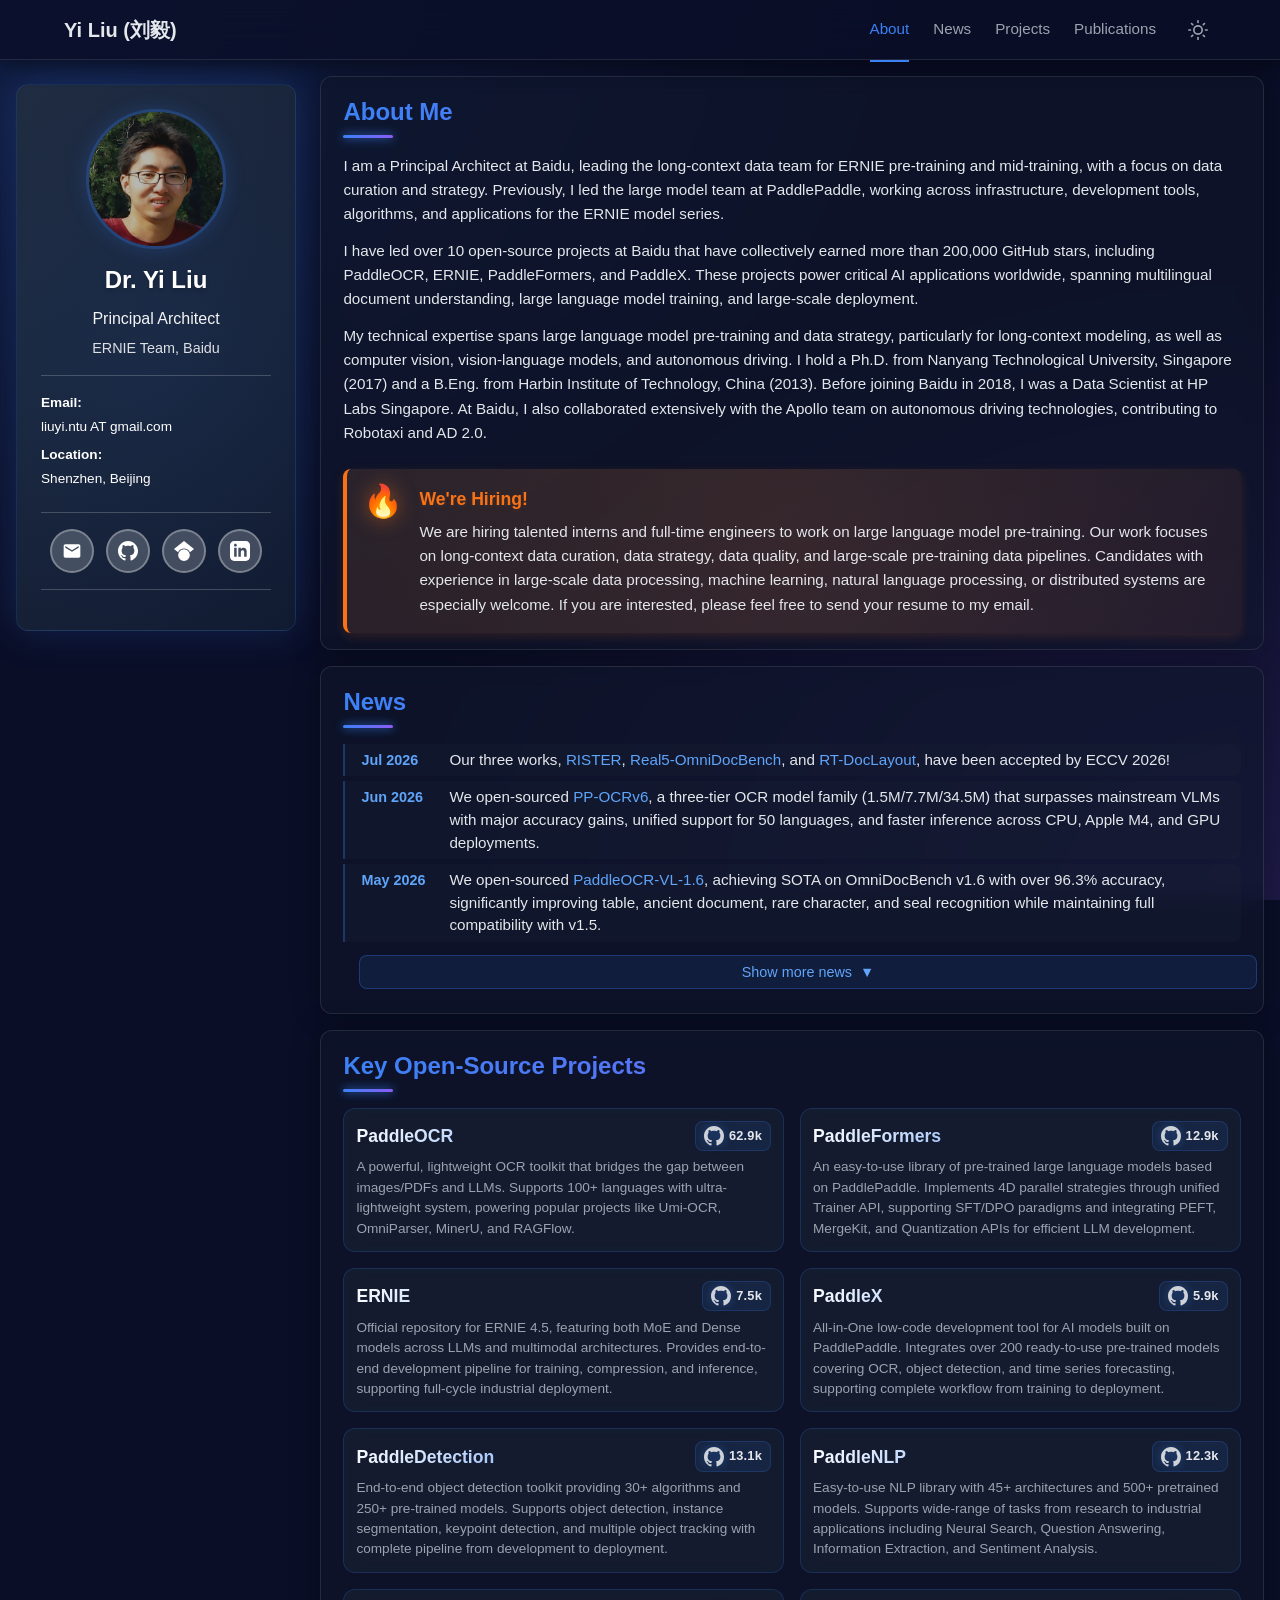
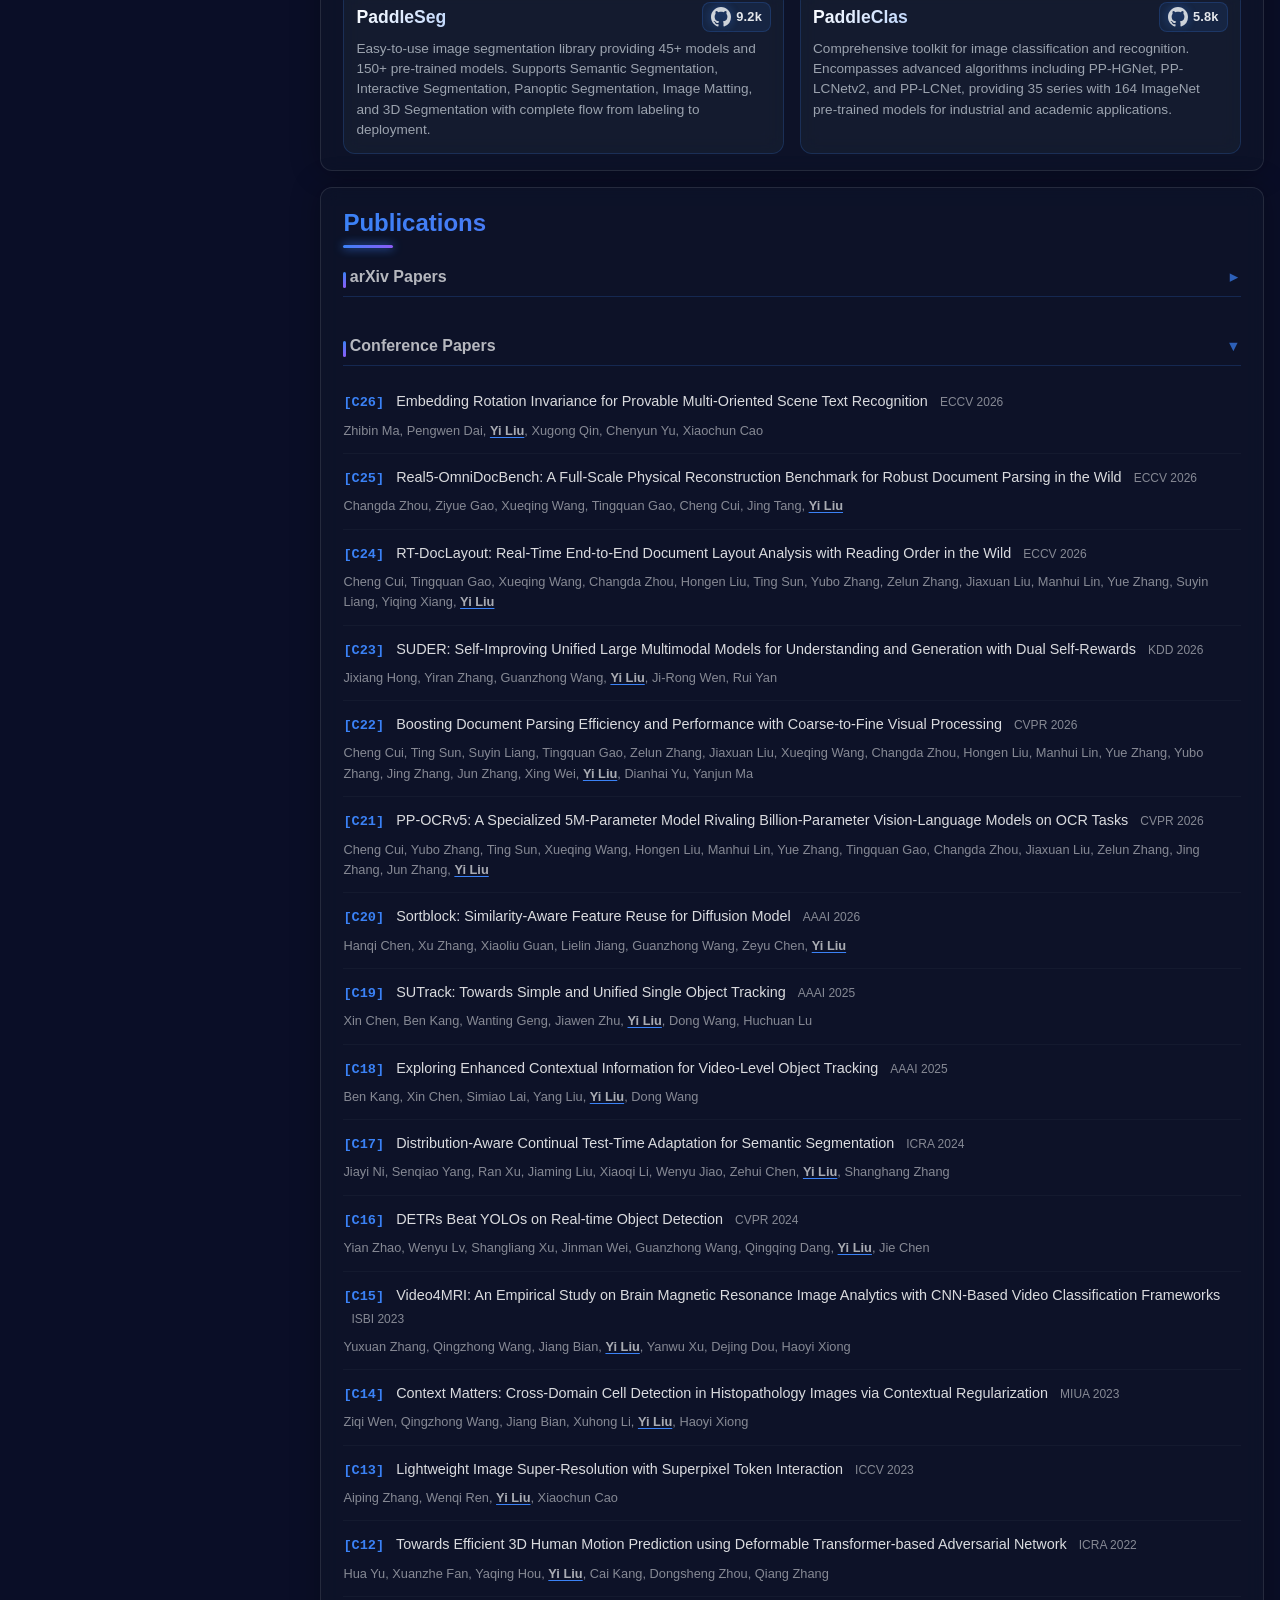
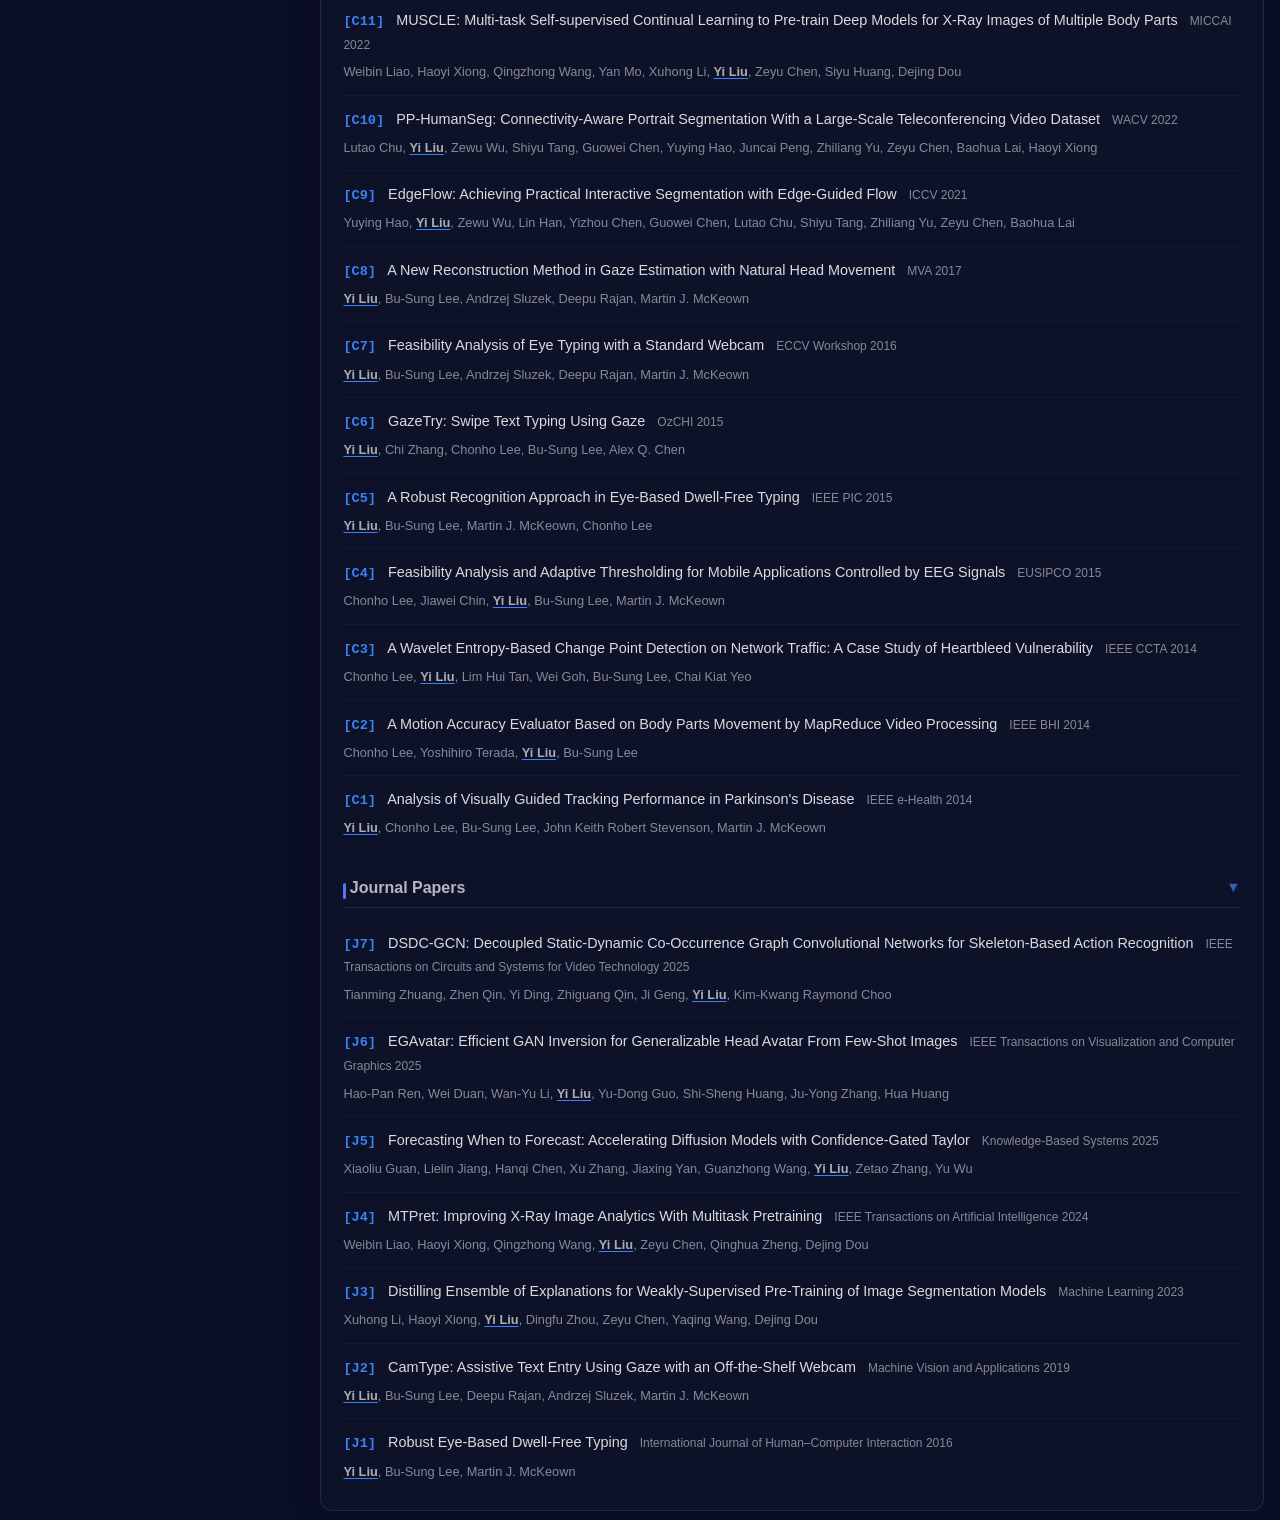
<file: index.html>
<!DOCTYPE html>
<html lang="en">
<head>
    <meta charset="UTF-8">
    <meta name="viewport" content="width=device-width, initial-scale=1.0">
    <meta name="description" content="Yi Liu is a Principal Architect at Baidu, leading long-context data strategy for ERNIE pre-training and mid-training, with experience across large language models, computer vision, and vision-language models.">
    <meta name="robots" content="index,follow">
    <link rel="canonical" href="https://liuyi.ai/">

    <!-- Open Graph / Facebook -->
    <meta property="og:type" content="website">
    <meta property="og:site_name" content="Yi Liu">
    <meta property="og:title" content="Yi Liu - Principal Architect, Baidu">
    <meta property="og:description" content="Principal Architect at Baidu, leading long-context data strategy for ERNIE pre-training and mid-training.">
    <meta property="og:url" content="https://liuyi.ai/">
    <meta property="og:image" content="https://liuyi.ai/profile.jpg">

    <!-- Twitter -->
    <meta name="twitter:card" content="summary_large_image">
    <meta name="twitter:title" content="Yi Liu - Principal Architect, Baidu">
    <meta name="twitter:description" content="Principal Architect at Baidu, leading long-context data strategy for ERNIE pre-training and mid-training.">
    <meta name="twitter:image" content="https://liuyi.ai/profile.jpg">

    <!-- Browser UI -->
    <meta name="theme-color" content="#0a0e27">
    <meta name="theme-color" content="#f8fafc" media="(prefers-color-scheme: light)">

    <!-- Structured Data -->
    <script type="application/ld+json">
        {
            "@context": "https://schema.org",
            "@type": "Person",
            "name": "Yi Liu",
            "alternateName": "刘毅",
            "url": "https://liuyi.ai/",
            "image": "https://liuyi.ai/profile.jpg",
            "jobTitle": "Principal Architect",
            "worksFor": {
                "@type": "Organization",
                "name": "Baidu"
            },
            "affiliation": {
                "@type": "Organization",
                "name": "ERNIE Team, Baidu"
            },
            "alumniOf": [
                {
                    "@type": "CollegeOrUniversity",
                    "name": "Nanyang Technological University"
                },
                {
                    "@type": "CollegeOrUniversity",
                    "name": "Harbin Institute of Technology"
                }
            ],
            "sameAs": [
                "https://github.com/aigcliu",
                "https://scholar.google.com/citations?user=d_wa7ogAAAAJ&hl=en",
                "https://www.linkedin.com/in/liuyi1990/"
            ]
        }
    </script>
    <title>Yi Liu - Principal Architect, Baidu</title>
    <link rel="icon" type="image/svg+xml" href="favicon.svg">
    <link rel="alternate icon" href="favicon.svg" type="image/svg+xml">
    <link rel="stylesheet" href="style.css">
    <noscript>
        <style>
            .publication-list.collapsed {
                max-height: none !important;
                opacity: 1 !important;
            }

            .collapsible-title.collapsed .collapse-icon {
                transform: none !important;
            }
        </style>
    </noscript>
</head>
<body>
    <!-- 顶部导航栏 -->
    <header class="header" role="banner">
        <div class="header-content">
            <h1 class="header-name">Yi Liu (<span lang="zh-Hans">刘毅</span>)</h1>
            <nav class="nav" role="navigation" aria-label="Main navigation">
                <a href="#about" class="nav-link" aria-label="Navigate to About section">About</a>
                <a href="#news" class="nav-link" aria-label="Navigate to News section">News</a>
                <a href="#projects" class="nav-link" aria-label="Navigate to Projects section">Projects</a>
                <a href="#publications" class="nav-link" aria-label="Navigate to Publications section">Publications</a>
                <!-- 主题切换按钮 -->
                <button class="theme-toggle" id="themeToggle" aria-label="Toggle theme" title="Toggle theme">
                    <svg id="sunIcon" viewBox="0 0 24 24" fill="none" stroke="currentColor" stroke-width="2" stroke-linecap="round" stroke-linejoin="round">
                        <circle cx="12" cy="12" r="5"></circle>
                        <line x1="12" y1="1" x2="12" y2="3"></line>
                        <line x1="12" y1="21" x2="12" y2="23"></line>
                        <line x1="4.22" y1="4.22" x2="5.64" y2="5.64"></line>
                        <line x1="18.36" y1="18.36" x2="19.78" y2="19.78"></line>
                        <line x1="1" y1="12" x2="3" y2="12"></line>
                        <line x1="21" y1="12" x2="23" y2="12"></line>
                        <line x1="4.22" y1="19.78" x2="5.64" y2="18.36"></line>
                        <line x1="18.36" y1="5.64" x2="19.78" y2="4.22"></line>
                    </svg>
                    <svg id="moonIcon" viewBox="0 0 24 24" fill="none" stroke="currentColor" stroke-width="2" stroke-linecap="round" stroke-linejoin="round" style="display: none;">
                        <path d="M21 12.79A9 9 0 1 1 11.21 3 7 7 0 0 0 21 12.79z"></path>
                    </svg>
                </button>
            </nav>
        </div>
    </header>

    <!-- 主容器 -->
    <div class="main-container">
        <!-- 左侧边栏 -->
        <aside class="sidebar" role="complementary" aria-label="Author information">
            <div class="sidebar-content">
                <!-- 个人照片 -->
                <div class="avatar-wrapper">
                    <img src="profile.jpg" alt="Yi Liu" class="avatar" onerror="this.style.display='none'; this.nextElementSibling.style.display='flex';">
                    <div class="avatar-placeholder">
                        <svg viewBox="0 0 24 24" width="60" height="60">
                            <path fill="currentColor" d="M12 12c2.21 0 4-1.79 4-4s-1.79-4-4-4-4 1.79-4 4 1.79 4 4 4zm0 2c-2.67 0-8 1.34-8 4v2h16v-2c0-2.66-5.33-4-8-4z"/>
                        </svg>
                    </div>
                </div>

                <!-- 基本信息 -->
                <h2 class="sidebar-name">Dr. Yi Liu</h2>
                <p class="sidebar-title">Principal Architect</p>
                <p class="sidebar-affiliation">
                    ERNIE Team, Baidu
                </p>

                <!-- 联系方式 -->
                <div class="contact-info">
                    <div class="contact-item">
                        <strong>Email:</strong>
                        <span>liuyi.ntu AT gmail.com</span>
                    </div>
                    <div class="contact-item">
                        <strong>Location:</strong>
                        <span>Shenzhen, Beijing</span>
                    </div>
                </div>

                <!-- 社交链接 -->
                <div class="social-links">
                    <a href="mailto:liuyi.ntu@gmail.com" class="social-link" title="Email" aria-label="Send email to Yi Liu">
                        <svg viewBox="0 0 24 24" width="20" height="20" aria-hidden="true">
                            <path fill="currentColor" d="M20 4H4c-1.1 0-1.99.9-1.99 2L2 18c0 1.1.9 2 2 2h16c1.1 0 2-.9 2-2V6c0-1.1-.9-2-2-2zm0 4l-8 5-8-5V6l8 5 8-5v2z"/>
                        </svg>
                    </a>
                    <a href="https://github.com/aigcliu" target="_blank" rel="noopener noreferrer" class="social-link" title="GitHub" aria-label="Visit Yi Liu's GitHub profile">
                        <svg viewBox="0 0 24 24" width="20" height="20" aria-hidden="true">
                            <path fill="currentColor" d="M12 0c-6.626 0-12 5.373-12 12 0 5.302 3.438 9.8 8.207 11.387.599.111.793-.261.793-.577v-2.234c-3.338.726-4.033-1.416-4.033-1.416-.546-1.387-1.333-1.756-1.333-1.756-1.089-.745.083-.729.083-.729 1.205.084 1.839 1.237 1.839 1.237 1.07 1.834 2.807 1.304 3.492.997.107-.775.418-1.305.762-1.604-2.665-.305-5.467-1.334-5.467-5.931 0-1.311.469-2.381 1.236-3.221-.124-.303-.535-1.524.117-3.176 0 0 1.008-.322 3.301 1.23.957-.266 1.983-.399 3.003-.404 1.02.005 2.047.138 3.006.404 2.291-1.552 3.297-1.23 3.297-1.23.653 1.653.242 2.874.118 3.176.77.84 1.235 1.911 1.235 3.221 0 4.609-2.807 5.624-5.479 5.921.43.372.823 1.102.823 2.222v3.293c0 .319.192.694.801.576 4.765-1.589 8.199-6.086 8.199-11.386 0-6.627-5.373-12-12-12z"/>
                        </svg>
                    </a>
                    <a href="https://scholar.google.com/citations?user=d_wa7ogAAAAJ&hl=en" target="_blank" rel="noopener noreferrer" class="social-link" title="Google Scholar" aria-label="Visit Yi Liu's Google Scholar profile">
                        <svg viewBox="0 0 24 24" width="20" height="20" aria-hidden="true">
                            <path fill="currentColor" d="M12 24a7 7 0 110-14 7 7 0 010 14zm0-24L0 9.5l4.838 3.94A8 8 0 0112 9a8 8 0 017.162 4.44L24 9.5z"/>
                        </svg>
                    </a>
                    <a href="https://www.linkedin.com/in/liuyi1990/" target="_blank" rel="noopener noreferrer" class="social-link" title="LinkedIn" aria-label="Visit Yi Liu's LinkedIn profile">
                        <svg viewBox="0 0 24 24" width="20" height="20" aria-hidden="true">
                            <path fill="currentColor" d="M19 0h-14c-2.761 0-5 2.239-5 5v14c0 2.761 2.239 5 5 5h14c2.762 0 5-2.239 5-5v-14c0-2.761-2.238-5-5-5zm-11 19h-3v-11h3v11zm-1.5-12.268c-.966 0-1.75-.79-1.75-1.764s.784-1.764 1.75-1.764 1.75.79 1.75 1.764-.783 1.764-1.75 1.764zm13.5 12.268h-3v-5.604c0-3.368-4-3.113-4 0v5.604h-3v-11h3v1.765c1.396-2.586 7-2.777 7 2.476v6.759z"/>
                        </svg>
                    </a>
                </div>
            </div>
        </aside>

        <!-- 右侧主内容区 -->
        <main class="main-content" role="main">
            <!-- 关于我 -->
            <section id="about" class="content-section" aria-labelledby="about-title">
                <h2 id="about-title" class="section-title">About Me</h2>
                <div class="section-content">
                    <p>
                        I am a Principal Architect at Baidu, leading the long-context data team for ERNIE pre-training and mid-training, with a focus on data curation and strategy. Previously, I led the large model team at PaddlePaddle, working across infrastructure, development tools, algorithms, and applications for the ERNIE model series.
                    </p>
                    <p>
                        I have led over 10 open-source projects at Baidu that have collectively earned more than 200,000 GitHub stars, including PaddleOCR, ERNIE, PaddleFormers, and PaddleX. These projects power critical AI applications worldwide, spanning multilingual document understanding, large language model training, and large-scale deployment.
                    </p>
                    <p>
                        My technical expertise spans large language model pre-training and data strategy, particularly for long-context modeling, as well as computer vision, vision-language models, and autonomous driving. I hold a Ph.D. from Nanyang Technological University, Singapore (2017) and a B.Eng. from Harbin Institute of Technology, China (2013). Before joining Baidu in 2018, I was a Data Scientist at HP Labs Singapore. At Baidu, I also collaborated extensively with the Apollo team on autonomous driving technologies, contributing to Robotaxi and AD 2.0.
                    </p>
                    <div class="hiring-callout">
                        <div class="hiring-icon">🔥</div>
                        <div class="hiring-content">
                            <h3 class="hiring-title">We're Hiring!</h3>
                            <p class="hiring-text">We are hiring talented interns and full-time engineers to work on large language model pre-training. Our work focuses on long-context data curation, data strategy, data quality, and large-scale pre-training data pipelines. Candidates with experience in large-scale data processing, machine learning, natural language processing, or distributed systems are especially welcome. If you are interested, please feel free to send your resume to my email.</p>
                        </div>
                    </div>
                </div>
            </section>

            <!-- 最新动态 -->
            <section id="news" class="content-section" aria-labelledby="news-title">
                <h2 id="news-title" class="section-title">News</h2>
                <div class="section-content">
                    <ul class="news-list">
                        <li class="news-item" data-news-date="2026-07">
                            <span class="news-date">Jul 2026</span>
                            <span class="news-text">Our three works, <a href="https://arxiv.org/abs/2608.10684" target="_blank" rel="noopener noreferrer">RISTER</a>, <a href="https://arxiv.org/abs/2603.04205" target="_blank" rel="noopener noreferrer">Real5-OmniDocBench</a>, and <a href="https://arxiv.org/abs/2606.23344" target="_blank" rel="noopener noreferrer">RT-DocLayout</a>, have been accepted by ECCV 2026!</span>
                        </li>
                        <li class="news-item" data-news-date="2026-06">
                            <span class="news-date">Jun 2026</span>
                            <span class="news-text">We open-sourced <a href="https://arxiv.org/abs/2606.13108" target="_blank" rel="noopener noreferrer">PP-OCRv6</a>, a three-tier OCR model family (1.5M/7.7M/34.5M) that surpasses mainstream VLMs with major accuracy gains, unified support for 50 languages, and faster inference across CPU, Apple M4, and GPU deployments.</span>
                        </li>
                        <li class="news-item" data-news-date="2026-05">
                            <span class="news-date">May 2026</span>
                            <span class="news-text">We open-sourced <a href="https://arxiv.org/abs/2606.03264" target="_blank" rel="noopener noreferrer">PaddleOCR-VL-1.6</a>, achieving SOTA on OmniDocBench v1.6 with over 96.3% accuracy, significantly improving table, ancient document, rare character, and seal recognition while maintaining full compatibility with v1.5.</span>
                        </li>
                        <li class="news-item" data-news-date="2026-05">
                            <span class="news-date">May 2026</span>
                            <span class="news-text">A collaboration with Renmin University of China on <a href="https://arxiv.org/abs/2506.07963" target="_blank" rel="noopener noreferrer">SUDER</a> has been accepted by KDD 2026!</span>
                        </li>
                        <li class="news-item" data-news-date="2026-05">
                            <span class="news-date">May 2026</span>
                            <span class="news-text">I gave a talk at <a href="https://valser.org/2026/#/" target="_blank" rel="noopener noreferrer">VALSE 2026</a> and <a href="https://ccig.csig.org.cn/2026/index.html" target="_blank" rel="noopener noreferrer">CCIG 2026</a> on "PaddleOCR Multimodal Document Intelligent Parsing".</span>
                        </li>
                        <li class="news-item" data-news-date="2026-03">
                            <span class="news-date">Mar 2026</span>
                            <span class="news-text">Our two works, <a href="https://arxiv.org/pdf/2603.24373v1" target="_blank" rel="noopener noreferrer">PP-OCRv5</a> and <a href="https://arxiv.org/pdf/2603.24326" target="_blank" rel="noopener noreferrer">PaddleOCR-VL</a>, have been accepted by CVPR 2026!</span>
                        </li>
                        <li class="news-more-container">
                            <button class="news-more-btn" id="newsMoreBtn" aria-expanded="false">
                                <span class="btn-text">Show more news</span>
                                <span class="btn-icon">▼</span>
                            </button>
                            <ul class="news-more-list collapsed" id="newsMoreList">
                        <li class="news-item" data-news-date="2026-02">
                            <span class="news-date">Feb 2026</span>
                            <span class="news-text"><a href="https://arxiv.org/abs/2602.04705" target="_blank" rel="noopener noreferrer">ERNIE 5.0</a> (2.4T-parameter unified multimodal model) released. My team developed its ultra-scale RL infrastructure for stable and efficient post-training with MoE architectures.</span>
                        </li>
                        <li class="news-item" data-news-date="2026-01">
                            <span class="news-date">Jan 2026</span>
                            <span class="news-text">We open-sourced <a href="https://arxiv.org/abs/2601.21957" target="_blank" rel="noopener noreferrer">PaddleOCR-VL-1.5</a>: A 0.9B lightweight VLM delivering SOTA document parsing and text spotting, leading across six scenarios. It adds new text spotting and seal recognition, supports 111 languages.</span>
                        </li>
                        <li class="news-item" data-news-date="2026-01">
                            <span class="news-date">Jan 2026</span>
                            <span class="news-text">We released <a href="https://github.com/PaddlePaddle/PaddleFormers" target="_blank" rel="noopener noreferrer">PaddleFormers 1.0</a>: It supports training for LLMs and VLMs, with extreme performance optimizations for key models like DeepSeek-V3 and GLM-4.5-Air, significantly outperforming Megatron-LM in training speed.</span>
                        </li>
                        <li class="news-item" data-news-date="2025-12">
                            <span class="news-date">Dec 2025</span>
                            <span class="news-text">We officially launched <a href="https://www.paddleocr.com" target="_blank" rel="noopener noreferrer">PaddleOCR.com</a>, offering free hands-on experience with advanced document parsing capabilities.</span>
                        </li>
                        <li class="news-item" data-news-date="2025-11">
                            <span class="news-date">Nov 2025</span>
                            <span class="news-text">We open-sourced <a href="https://huggingface.co/baidu/ERNIE-4.5-VL-28B-A3B-Thinking" target="_blank" rel="noopener noreferrer">ERNIE-4.5-VL-28B-A3B-Thinking</a>: a lightweight VLM (3B active) matching flagship models, excelling in visual reasoning, STEM solving, visual grounding, and video understanding with tool utilization.</span>
                        </li>
                        <li class="news-item" data-news-date="2025-10">
                            <span class="news-date">Oct 2025</span>
                            <span class="news-text">We open-sourced <a href="https://arxiv.org/abs/2510.14528" target="_blank" rel="noopener noreferrer">PaddleOCR-VL</a>: a SOTA 0.9B VLM for document parsing, supporting 109 languages and recognizing complex elements (text, tables, formulas, charts).</span>
                        </li>
                        <li class="news-item" data-news-date="2025-09">
                            <span class="news-date">Sep 2025</span>
                            <span class="news-text">We open-sourced <a href="https://huggingface.co/baidu/ERNIE-4.5-21B-A3B-Thinking" target="_blank" rel="noopener noreferrer">ERNIE-4.5-21B-A3B-Thinking</a>: an enhanced reasoning model with improved performance on logical reasoning, mathematics, science, coding, featuring tool usage and 128K long-context.</span>
                        </li>
                        <li class="news-item" data-news-date="2025-08">
                            <span class="news-date">Aug 2025</span>
                            <span class="news-text">I gave a talk at IJCAI Conference on "PaddlePaddle Deep Learning Framework and its Support for Large Model Training and Inference".</span>
                        </li>
                        <li class="news-item" data-news-date="2025-06">
                            <span class="news-date">Jun 2025</span>
                            <span class="news-text">We open-sourced <a href="https://yiyan.baidu.com/blog/publication/ERNIE_Technical_Report.pdf" target="_blank" rel="noopener noreferrer">ERNIE 4.5</a>: a family of large-scale multimodal models with 10 variants, including MoE models (47B/3B active, 424B total) and dense models (0.3B).</span>
                        </li>
                        <li class="news-item" data-news-date="2025-05">
                            <span class="news-date">May 2025</span>
                            <span class="news-text">We open-sourced <a href="https://arxiv.org/abs/2507.05595" target="_blank" rel="noopener noreferrer">PaddleOCR 3.0</a>: featuring PP-OCRv5 (high-accuracy text recognition), PP-StructureV3 (general-purpose document parsing), and PP-ChatOCRv4 (intelligent document understanding).</span>
                        </li>
                            </ul>
                        </li>
                    </ul>
                </div>
            </section>

            <!-- 核心项目 -->
            <section id="projects" class="content-section" aria-labelledby="projects-title">
                <h2 id="projects-title" class="section-title">Key Open-Source Projects</h2>
                <div class="section-content">
                    <div class="project-grid">
                        <div class="project-card">
                        <div class="project-header">
                            <h3 class="project-title">
                                PaddleOCR
                            </h3>
                            <div class="project-stats">
                                <a href="https://github.com/PaddlePaddle/PaddleOCR" target="_blank" rel="noopener noreferrer" class="github-link">
                                    <svg class="github-logo" viewBox="0 0 16 16" width="20" height="20" fill="currentColor">
                                        <path d="M8 0C3.58 0 0 3.58 0 8c0 3.54 2.29 6.53 5.47 7.59.4.07.55-.17.55-.38 0-.19-.01-.82-.01-1.49-2.01.37-2.53-.49-2.69-.94-.09-.23-.48-.94-.82-1.13-.28-.15-.68-.52-.01-.53.63-.01 1.08.58 1.23.82.72 1.21 1.87.87 2.33.66.07-.52.28-.87.51-1.07-1.78-.2-3.64-.89-3.64-3.95 0-.87.31-1.59.82-2.15-.08-.2-.36-1.02.08-2.12 0 0 .67-.21 2.2.82.64-.18 1.32-.27 2-.27.68 0 1.36.09 2 .27 1.53-1.04 2.2-.82 2.2-.82.44 1.1.16 1.92.08 2.12.51.56.82 1.27.82 2.15 0 3.07-1.87 3.75-3.65 3.95.29.25.54.73.54 1.48 0 1.07-.01 1.93-.01 2.2 0 .21.15.46.55.38A8.013 8.013 0 0016 8c0-4.42-3.58-8-8-8z"></path>
                                    </svg>
                                    <span class="stat-number">62.9k</span>
                                </a>
                            </div>
                        </div>
                        <p class="project-description">
                            A powerful, lightweight OCR toolkit that bridges the gap between images/PDFs and LLMs. Supports 100+ languages with ultra-lightweight system, powering popular projects like Umi-OCR, OmniParser, MinerU, and RAGFlow.
                        </p>
                        </div>

                        <div class="project-card">
                        <div class="project-header">
                            <h3 class="project-title">
                                PaddleFormers
                            </h3>
                            <div class="project-stats">
                                <a href="https://github.com/PaddlePaddle/PaddleFormers" target="_blank" rel="noopener noreferrer" class="github-link">
                                    <svg class="github-logo" viewBox="0 0 16 16" width="20" height="20" fill="currentColor">
                                        <path d="M8 0C3.58 0 0 3.58 0 8c0 3.54 2.29 6.53 5.47 7.59.4.07.55-.17.55-.38 0-.19-.01-.82-.01-1.49-2.01.37-2.53-.49-2.69-.94-.09-.23-.48-.94-.82-1.13-.28-.15-.68-.52-.01-.53.63-.01 1.08.58 1.23.82.72 1.21 1.87.87 2.33.66.07-.52.28-.87.51-1.07-1.78-.2-3.64-.89-3.64-3.95 0-.87.31-1.59.82-2.15-.08-.2-.36-1.02.08-2.12 0 0 .67-.21 2.2.82.64-.18 1.32-.27 2-.27.68 0 1.36.09 2 .27 1.53-1.04 2.2-.82 2.2-.82.44 1.1.16 1.92.08 2.12.51.56.82 1.27.82 2.15 0 3.07-1.87 3.75-3.65 3.95.29.25.54.73.54 1.48 0 1.07-.01 1.93-.01 2.2 0 .21.15.46.55.38A8.013 8.013 0 0016 8c0-4.42-3.58-8-8-8z"></path>
                                    </svg>
                                    <span class="stat-number">12.9k</span>
                                </a>
                            </div>
                        </div>
                        <p class="project-description">
                            An easy-to-use library of pre-trained large language models based on PaddlePaddle. Implements 4D parallel strategies through unified Trainer API, supporting SFT/DPO paradigms and integrating PEFT, MergeKit, and Quantization APIs for efficient LLM development.
                        </p>
                        </div>

                        <div class="project-card">
                        <div class="project-header">
                            <h3 class="project-title">
                                ERNIE
                            </h3>
                            <div class="project-stats">
                                <a href="https://github.com/PaddlePaddle/ERNIE" target="_blank" rel="noopener noreferrer" class="github-link">
                                    <svg class="github-logo" viewBox="0 0 16 16" width="20" height="20" fill="currentColor">
                                        <path d="M8 0C3.58 0 0 3.58 0 8c0 3.54 2.29 6.53 5.47 7.59.4.07.55-.17.55-.38 0-.19-.01-.82-.01-1.49-2.01.37-2.53-.49-2.69-.94-.09-.23-.48-.94-.82-1.13-.28-.15-.68-.52-.01-.53.63-.01 1.08.58 1.23.82.72 1.21 1.87.87 2.33.66.07-.52.28-.87.51-1.07-1.78-.2-3.64-.89-3.64-3.95 0-.87.31-1.59.82-2.15-.08-.2-.36-1.02.08-2.12 0 0 .67-.21 2.2.82.64-.18 1.32-.27 2-.27.68 0 1.36.09 2 .27 1.53-1.04 2.2-.82 2.2-.82.44 1.1.16 1.92.08 2.12.51.56.82 1.27.82 2.15 0 3.07-1.87 3.75-3.65 3.95.29.25.54.73.54 1.48 0 1.07-.01 1.93-.01 2.2 0 .21.15.46.55.38A8.013 8.013 0 0016 8c0-4.42-3.58-8-8-8z"></path>
                                    </svg>
                                    <span class="stat-number">7.5k</span>
                                </a>
                            </div>
                        </div>
                        <p class="project-description">
                            Official repository for ERNIE 4.5, featuring both MoE and Dense models across LLMs and multimodal architectures. Provides end-to-end development pipeline for training, compression, and inference, supporting full-cycle industrial deployment.
                        </p>
                        </div>

                        <div class="project-card">
                        <div class="project-header">
                            <h3 class="project-title">
                                PaddleX
                            </h3>
                            <div class="project-stats">
                                <a href="https://github.com/PaddlePaddle/PaddleX" target="_blank" rel="noopener noreferrer" class="github-link">
                                    <svg class="github-logo" viewBox="0 0 16 16" width="20" height="20" fill="currentColor">
                                        <path d="M8 0C3.58 0 0 3.58 0 8c0 3.54 2.29 6.53 5.47 7.59.4.07.55-.17.55-.38 0-.19-.01-.82-.01-1.49-2.01.37-2.53-.49-2.69-.94-.09-.23-.48-.94-.82-1.13-.28-.15-.68-.52-.01-.53.63-.01 1.08.58 1.23.82.72 1.21 1.87.87 2.33.66.07-.52.28-.87.51-1.07-1.78-.2-3.64-.89-3.64-3.95 0-.87.31-1.59.82-2.15-.08-.2-.36-1.02.08-2.12 0 0 .67-.21 2.2.82.64-.18 1.32-.27 2-.27.68 0 1.36.09 2 .27 1.53-1.04 2.2-.82 2.2-.82.44 1.1.16 1.92.08 2.12.51.56.82 1.27.82 2.15 0 3.07-1.87 3.75-3.65 3.95.29.25.54.73.54 1.48 0 1.07-.01 1.93-.01 2.2 0 .21.15.46.55.38A8.013 8.013 0 0016 8c0-4.42-3.58-8-8-8z"></path>
                                    </svg>
                                    <span class="stat-number">5.9k</span>
                                </a>
                            </div>
                        </div>
                        <p class="project-description">
                            All-in-One low-code development tool for AI models built on PaddlePaddle. Integrates over 200 ready-to-use pre-trained models covering OCR, object detection, and time series forecasting, supporting complete workflow from training to deployment.
                        </p>
                        </div>

                        <div class="project-card">
                        <div class="project-header">
                            <h3 class="project-title">
                                PaddleDetection
                            </h3>
                            <div class="project-stats">
                                <a href="https://github.com/PaddlePaddle/PaddleDetection" target="_blank" rel="noopener noreferrer" class="github-link">
                                    <svg class="github-logo" viewBox="0 0 16 16" width="20" height="20" fill="currentColor">
                                        <path d="M8 0C3.58 0 0 3.58 0 8c0 3.54 2.29 6.53 5.47 7.59.4.07.55-.17.55-.38 0-.19-.01-.82-.01-1.49-2.01.37-2.53-.49-2.69-.94-.09-.23-.48-.94-.82-1.13-.28-.15-.68-.52-.01-.53.63-.01 1.08.58 1.23.82.72 1.21 1.87.87 2.33.66.07-.52.28-.87.51-1.07-1.78-.2-3.64-.89-3.64-3.95 0-.87.31-1.59.82-2.15-.08-.2-.36-1.02.08-2.12 0 0 .67-.21 2.2.82.64-.18 1.32-.27 2-.27.68 0 1.36.09 2 .27 1.53-1.04 2.2-.82 2.2-.82.44 1.1.16 1.92.08 2.12.51.56.82 1.27.82 2.15 0 3.07-1.87 3.75-3.65 3.95.29.25.54.73.54 1.48 0 1.07-.01 1.93-.01 2.2 0 .21.15.46.55.38A8.013 8.013 0 0016 8c0-4.42-3.58-8-8-8z"></path>
                                    </svg>
                                    <span class="stat-number">13.1k</span>
                                </a>
                            </div>
                        </div>
                        <p class="project-description">
                            End-to-end object detection toolkit providing 30+ algorithms and 250+ pre-trained models. Supports object detection, instance segmentation, keypoint detection, and multiple object tracking with complete pipeline from development to deployment.
                        </p>
                        </div>

                        <div class="project-card">
                        <div class="project-header">
                            <h3 class="project-title">
                                PaddleNLP
                            </h3>
                            <div class="project-stats">
                                <a href="https://github.com/PaddlePaddle/PaddleNLP" target="_blank" rel="noopener noreferrer" class="github-link">
                                    <svg class="github-logo" viewBox="0 0 16 16" width="20" height="20" fill="currentColor">
                                        <path d="M8 0C3.58 0 0 3.58 0 8c0 3.54 2.29 6.53 5.47 7.59.4.07.55-.17.55-.38 0-.19-.01-.82-.01-1.49-2.01.37-2.53-.49-2.69-.94-.09-.23-.48-.94-.82-1.13-.28-.15-.68-.52-.01-.53.63-.01 1.08.58 1.23.82.72 1.21 1.87.87 2.33.66.07-.52.28-.87.51-1.07-1.78-.2-3.64-.89-3.64-3.95 0-.87.31-1.59.82-2.15-.08-.2-.36-1.02.08-2.12 0 0 .67-.21 2.2.82.64-.18 1.32-.27 2-.27.68 0 1.36.09 2 .27 1.53-1.04 2.2-.82 2.2-.82.44 1.1.16 1.92.08 2.12.51.56.82 1.27.82 2.15 0 3.07-1.87 3.75-3.65 3.95.29.25.54.73.54 1.48 0 1.07-.01 1.93-.01 2.2 0 .21.15.46.55.38A8.013 8.013 0 0016 8c0-4.42-3.58-8-8-8z"></path>
                                    </svg>
                                    <span class="stat-number">12.3k</span>
                                </a>
                            </div>
                        </div>
                        <p class="project-description">
                            Easy-to-use NLP library with 45+ architectures and 500+ pretrained models. Supports wide-range of tasks from research to industrial applications including Neural Search, Question Answering, Information Extraction, and Sentiment Analysis.
                        </p>
                        </div>

                        <div class="project-card">
                        <div class="project-header">
                            <h3 class="project-title">
                                PaddleSeg
                            </h3>
                            <div class="project-stats">
                                <a href="https://github.com/PaddlePaddle/PaddleSeg" target="_blank" rel="noopener noreferrer" class="github-link">
                                    <svg class="github-logo" viewBox="0 0 16 16" width="20" height="20" fill="currentColor">
                                        <path d="M8 0C3.58 0 0 3.58 0 8c0 3.54 2.29 6.53 5.47 7.59.4.07.55-.17.55-.38 0-.19-.01-.82-.01-1.49-2.01.37-2.53-.49-2.69-.94-.09-.23-.48-.94-.82-1.13-.28-.15-.68-.52-.01-.53.63-.01 1.08.58 1.23.82.72 1.21 1.87.87 2.33.66.07-.52.28-.87.51-1.07-1.78-.2-3.64-.89-3.64-3.95 0-.87.31-1.59.82-2.15-.08-.2-.36-1.02.08-2.12 0 0 .67-.21 2.2.82.64-.18 1.32-.27 2-.27.68 0 1.36.09 2 .27 1.53-1.04 2.2-.82 2.2-.82.44 1.1.16 1.92.08 2.12.51.56.82 1.27.82 2.15 0 3.07-1.87 3.75-3.65 3.95.29.25.54.73.54 1.48 0 1.07-.01 1.93-.01 2.2 0 .21.15.46.55.38A8.013 8.013 0 0016 8c0-4.42-3.58-8-8-8z"></path>
                                    </svg>
                                    <span class="stat-number">9.2k</span>
                                </a>
                            </div>
                        </div>
                        <p class="project-description">
                            Easy-to-use image segmentation library providing 45+ models and 150+ pre-trained models. Supports Semantic Segmentation, Interactive Segmentation, Panoptic Segmentation, Image Matting, and 3D Segmentation with complete flow from labeling to deployment.
                        </p>
                        </div>

                        <div class="project-card">
                        <div class="project-header">
                            <h3 class="project-title">
                                PaddleClas
                            </h3>
                            <div class="project-stats">
                                <a href="https://github.com/PaddlePaddle/PaddleClas" target="_blank" rel="noopener noreferrer" class="github-link">
                                    <svg class="github-logo" viewBox="0 0 16 16" width="20" height="20" fill="currentColor">
                                        <path d="M8 0C3.58 0 0 3.58 0 8c0 3.54 2.29 6.53 5.47 7.59.4.07.55-.17.55-.38 0-.19-.01-.82-.01-1.49-2.01.37-2.53-.49-2.69-.94-.09-.23-.48-.94-.82-1.13-.28-.15-.68-.52-.01-.53.63-.01 1.08.58 1.23.82.72 1.21 1.87.87 2.33.66.07-.52.28-.87.51-1.07-1.78-.2-3.64-.89-3.64-3.95 0-.87.31-1.59.82-2.15-.08-.2-.36-1.02.08-2.12 0 0 .67-.21 2.2.82.64-.18 1.32-.27 2-.27.68 0 1.36.09 2 .27 1.53-1.04 2.2-.82 2.2-.82.44 1.1.16 1.92.08 2.12.51.56.82 1.27.82 2.15 0 3.07-1.87 3.75-3.65 3.95.29.25.54.73.54 1.48 0 1.07-.01 1.93-.01 2.2 0 .21.15.46.55.38A8.013 8.013 0 0016 8c0-4.42-3.58-8-8-8z"></path>
                                    </svg>
                                    <span class="stat-number">5.8k</span>
                                </a>
                            </div>
                        </div>
                        <p class="project-description">
                            Comprehensive toolkit for image classification and recognition. Encompasses advanced algorithms including PP-HGNet, PP-LCNetv2, and PP-LCNet, providing 35 series with 164 ImageNet pre-trained models for industrial and academic applications.
                        </p>
                        </div>
                    </div>
                </div>
            </section>

            <!-- 学术论文 -->
                        <!-- 学术论文 -->
            <section id="publications" class="content-section" aria-labelledby="publications-title">
                <h2 id="publications-title" class="section-title">Publications</h2>
                <div class="section-content">

                    <div class="publication-category">
                        <h3 id="arxiv-papers-title" class="publication-category-title collapsible-title collapsed" data-target="arxiv-papers" role="button" aria-expanded="false" aria-controls="arxiv-papers" tabindex="0">
                            arXiv Papers <span class="collapse-icon" aria-hidden="true">▼</span>
                        </h3>

                        <div class="publication-list collapsed" id="arxiv-papers" role="region" aria-labelledby="arxiv-papers-title">
                        <div class="publication">
                            <h3 class="publication-title">
                                <span class="publication-number">[A21]</span> <a href="https://arxiv.org/abs/2606.13108" target="_blank" rel="noopener noreferrer" class="publication-title-link">PP-OCRv6: From 1.5M to 34.5M Parameters, Surpassing Billion-Scale VLMs on OCR Tasks</a>
                                <span class="publication-venue-inline">2026</span>
                            </h3>
                            <p class="publication-authors">
                                Yubo Zhang, Xueqing Wang, Manhui Lin, Yue Zhang, Penglongyi Deng, Ting Sun, Tingquan Gao, Zelun Zhang, Jiaxuan Liu, Changda Zhou, Hongen Liu, Suyin Liang, Cheng Cui, <strong>Yi Liu</strong>, Dianhai Yu, Yanjun Ma
                            </p>
                        </div>

                        <div class="publication">
                            <h3 class="publication-title">
                                <span class="publication-number">[A20]</span> <a href="https://arxiv.org/abs/2606.03264" target="_blank" rel="noopener noreferrer" class="publication-title-link">PaddleOCR-VL-1.6: Expanding the Frontier of Document Parsing with Under-Optimized Region Refinement and Progressive Post-Training</a>
                                <span class="publication-venue-inline">2026</span>
                            </h3>
                            <p class="publication-authors">
                                Zelun Zhang, Hongen Liu, Suyin Liang, Yubo Zhang, Yiqing Xiang, Jiaxuan Liu, Ting Sun, Manhui Lin, Yue Zhang, Changda Zhou, Tingquan Gao, Cheng Cui, <strong>Yi Liu</strong>, Dianhai Yu, Yanjun Ma
                            </p>
                        </div>

                        <div class="publication">
                            <h3 class="publication-title">
                                <span class="publication-number">[A19]</span> <a href="https://arxiv.org/abs/2601.21957" target="_blank" rel="noopener noreferrer" class="publication-title-link">PaddleOCR-VL-1.5: Towards a Multi-Task 0.9B VLM for Robust In-the-Wild Document Parsing</a>
                                <span class="publication-venue-inline">2026</span>
                            </h3>
                            <p class="publication-authors">
                                Cheng Cui, Ting Sun, Suyin Liang, Tingquan Gao, Zelun Zhang, Jiaxuan Liu, Xueqing Wang, Changda Zhou, Hongen Liu, Manhui Lin, Yue Zhang, Yubo Zhang, <strong>Yi Liu</strong>, Dianhai Yu, Yanjun Ma
                            </p>
                        </div>

                        <div class="publication">
                            <h3 class="publication-title">
                                <span class="publication-number">[A18]</span> <a href="https://arxiv.org/abs/2510.14528" target="_blank" rel="noopener noreferrer" class="publication-title-link">PaddleOCR-VL: Boosting Multilingual Document Parsing via a 0.9B Ultra-Compact Vision-Language Model</a>
                                <span class="publication-venue-inline">2025</span>
                            </h3>
                            <p class="publication-authors">
                                Cheng Cui, Ting Sun, Suyin Liang, Tingquan Gao, Zelun Zhang, Jiaxuan Liu, Xueqing Wang, Changda Zhou, Hongen Liu, Manhui Lin, Yue Zhang, Yubo Zhang, Handong Zheng, Jing Zhang, Jun Zhang, <strong>Yi Liu</strong>, Dianhai Yu, Yanjun Ma
                            </p>
                        </div>

                        <div class="publication">
                            <h3 class="publication-title">
                                <span class="publication-number">[A17]</span> <a href="https://arxiv.org/abs/2507.05595" target="_blank" rel="noopener noreferrer" class="publication-title-link">PaddleOCR 3.0 Technical Report</a>
                                <span class="publication-venue-inline">2025</span>
                            </h3>
                            <p class="publication-authors">
                                Cheng Cui, Ting Sun, Manhui Lin, Tingquan Gao, Yubo Zhang, Jiaxuan Liu, Xueqing Wang, Zelun Zhang, Changda Zhou, Hongen Liu, Yue Zhang, Wenyu Lv, Kui Huang, Yichao Zhang, Jing Zhang, Jun Zhang, <strong>Yi Liu</strong>, Dianhai Yu, Yanjun Ma
                            </p>
                        </div>

                        <div class="publication">
                            <h3 class="publication-title">
                                <span class="publication-number">[A16]</span> <a href="https://arxiv.org/abs/2503.16983" target="_blank" rel="noopener noreferrer" class="publication-title-link">Enabling Versatile Controls for Video Diffusion Models</a>
                                <span class="publication-venue-inline">2025</span>
                            </h3>
                            <p class="publication-authors">
                                Xu Zhang, Hao Zhou, Haoming Qin, Xiaobin Lu, Jiaxing Yan, Guanzhong Wang, Zeyu Chen, <strong>Yi Liu</strong>
                            </p>
                        </div>

                        <div class="publication">
                            <h3 class="publication-title">
                                <span class="publication-number">[A15]</span> <a href="https://arxiv.org/abs/2506.18023" target="_blank" rel="noopener noreferrer" class="publication-title-link">PP-DocBee2: Improved Baselines with Efficient Data for Multimodal Document Understanding</a>
                                <span class="publication-venue-inline">2025</span>
                            </h3>
                            <p class="publication-authors">
                                Kui Huang, Xinrong Chen, Wenyu Lv, Jincheng Liao, Guanzhong Wang, <strong>Yi Liu</strong>
                            </p>
                        </div>

                        <div class="publication">
                            <h3 class="publication-title">
                                <span class="publication-number">[A14]</span> <a href="https://arxiv.org/abs/2503.04065" target="_blank" rel="noopener noreferrer" class="publication-title-link">PP-DocBee: Improving Multimodal Document Understanding Through a Bag of Tricks</a>
                                <span class="publication-venue-inline">2025</span>
                            </h3>
                            <p class="publication-authors">
                                Feng Ni, Kui Huang, Yao Lu, Wenyu Lv, Guanzhong Wang, Zeyu Chen, <strong>Yi Liu</strong>
                            </p>
                        </div>

                        <div class="publication">
                            <h3 class="publication-title">
                                <span class="publication-number">[A13]</span> <a href="https://arxiv.org/abs/2503.18382" target="_blank" rel="noopener noreferrer" class="publication-title-link">PP-FormulaNet: Bridging Accuracy and Efficiency in Advanced Formula Recognition</a>
                                <span class="publication-venue-inline">2025</span>
                            </h3>
                            <p class="publication-authors">
                                Hongen Liu, Cheng Cui, Yuning Du, <strong>Yi Liu</strong>, Gang Pan
                            </p>
                        </div>

                        <div class="publication">
                            <h3 class="publication-title">
                                <span class="publication-number">[A12]</span> <a href="https://arxiv.org/abs/2503.17213" target="_blank" rel="noopener noreferrer" class="publication-title-link">PP-DocLayout: A Unified Document Layout Detection Model to Accelerate Large-Scale Data Construction</a>
                                <span class="publication-venue-inline">2025</span>
                            </h3>
                            <p class="publication-authors">
                                Ting Sun, Cheng Cui, Yuning Du, <strong>Yi Liu</strong>
                            </p>
                        </div>

                        <div class="publication">
                            <h3 class="publication-title">
                                <span class="publication-number">[A11]</span> <a href="https://arxiv.org/abs/2405.19194" target="_blank" rel="noopener noreferrer" class="publication-title-link">LOGO: Video Text Spotting with Language Collaboration and Glyph Perception Model</a>
                                <span class="publication-venue-inline">2024</span>
                            </h3>
                            <p class="publication-authors">
                                Hongen Liu, Di Sun, Jiahao Wang, <strong>Yi Liu</strong>, Gang Pan
                            </p>
                        </div>

                        <div class="publication">
                            <h3 class="publication-title">
                                <span class="publication-number">[A10]</span> <a href="https://arxiv.org/abs/2407.17140" target="_blank" rel="noopener noreferrer" class="publication-title-link">RT-DETRv2: Improved Baseline with Bag-of-Freebies for Real-Time Detection Transformer</a>
                                <span class="publication-venue-inline">2024</span>
                            </h3>
                            <p class="publication-authors">
                                Wenyu Lv, Yian Zhao, Qinyao Chang, Kui Huang, Guanzhong Wang, <strong>Yi Liu</strong>
                            </p>
                        </div>

                        <div class="publication">
                            <h3 class="publication-title">
                                <span class="publication-number">[A9]</span> <a href="https://arxiv.org/abs/2304.08069" target="_blank" rel="noopener noreferrer" class="publication-title-link">DETRs Beat YOLOs on Real-time Object Detection</a>
                                <span class="publication-venue-inline">2023</span>
                            </h3>
                            <p class="publication-authors">
                                Wenyu Lv, Shangliang Xu, Yian Zhao, Guanzhong Wang, Jinman Wei, Cheng Cui, Yuning Du, Qingqing Dang, <strong>Yi Liu</strong>
                            </p>
                        </div>

                        <div class="publication">
                            <h3 class="publication-title">
                                <span class="publication-number">[A8]</span> <a href="https://arxiv.org/abs/2304.05152" target="_blank" rel="noopener noreferrer" class="publication-title-link">PP-MobileSeg: Explore the Fast and Accurate Semantic Segmentation Model on Mobile Devices</a>
                                <span class="publication-venue-inline">2023</span>
                            </h3>
                            <p class="publication-authors">
                                Shiyu Tang, Ting Sun, Juncai Peng, Guowei Chen, Yuying Hao, Manhui Lin, Zhihong Xiao, Jiangbin You, <strong>Yi Liu</strong>
                            </p>
                        </div>

                        <div class="publication">
                            <h3 class="publication-title">
                                <span class="publication-number">[A7]</span> <a href="https://arxiv.org/abs/2211.02386" target="_blank" rel="noopener noreferrer" class="publication-title-link">PP-YOLOE-R: An Efficient Anchor-Free Rotated Object Detector</a>
                                <span class="publication-venue-inline">2022</span>
                            </h3>
                            <p class="publication-authors">
                                Xinxin Wang, Guanzhong Wang, Qingqing Dang, <strong>Yi Liu</strong>, Xiaoguang Hu, Dianhai Yu
                            </p>
                        </div>

                        <div class="publication">
                            <h3 class="publication-title">
                                <span class="publication-number">[A6]</span> <a href="https://arxiv.org/abs/2210.10984" target="_blank" rel="noopener noreferrer" class="publication-title-link">RAIS: Robust and Accurate Interactive Segmentation via Continual Learning</a>
                                <span class="publication-venue-inline">2022</span>
                            </h3>
                            <p class="publication-authors">
                                Yuying Hao, <strong>Yi Liu</strong>, Juncai Peng, Haoyi Xiong, Guowei Chen, Shiyu Tang, Zeyu Chen, Baohua Lai
                            </p>
                        </div>

                        <div class="publication">
                            <h3 class="publication-title">
                                <span class="publication-number">[A5]</span> <a href="https://arxiv.org/abs/2210.05391" target="_blank" rel="noopener noreferrer" class="publication-title-link">PP-StructureV2: A Stronger Document Analysis System</a>
                                <span class="publication-venue-inline">2022</span>
                            </h3>
                            <p class="publication-authors">
                                Chenxia Li, Ruoyu Guo, Jun Zhou, Mengtao An, Yuning Du, Lingfeng Zhu, <strong>Yi Liu</strong>, Xiaoguang Hu, Dianhai Yu
                            </p>
                        </div>

                        <div class="publication">
                            <h3 class="publication-title">
                                <span class="publication-number">[A4]</span> <a href="https://arxiv.org/abs/2210.08788" target="_blank" rel="noopener noreferrer" class="publication-title-link">EISeg: An Efficient Interactive Segmentation Tool based on PaddlePaddle</a>
                                <span class="publication-venue-inline">2022</span>
                            </h3>
                            <p class="publication-authors">
                                Yuying Hao, <strong>Yi Liu</strong>, Yizhou Chen, Lin Han, Juncai Peng, Shiyu Tang, Guowei Chen, Zewu Wu, Zeyu Chen, Baohua Lai
                            </p>
                        </div>

                        <div class="publication">
                            <h3 class="publication-title">
                                <span class="publication-number">[A3]</span> <a href="https://arxiv.org/abs/2204.09433" target="_blank" rel="noopener noreferrer" class="publication-title-link">PP-Matting: High-Accuracy Natural Image Matting</a>
                                <span class="publication-venue-inline">2022</span>
                            </h3>
                            <p class="publication-authors">
                                Guowei Chen, <strong>Yi Liu</strong>, Jian Wang, Juncai Peng, Yuying Hao, Lutao Chu, Shiyu Tang, Zewu Wu, Zeyu Chen, Zhiliang Yu, Yuning Du, Qingqing Dang, Xiaoguang Hu, Dianhai Yu
                            </p>
                        </div>

                        <div class="publication">
                            <h3 class="publication-title">
                                <span class="publication-number">[A2]</span> <a href="https://arxiv.org/abs/2204.02681" target="_blank" rel="noopener noreferrer" class="publication-title-link">PP-LiteSeg: A Superior Real-Time Semantic Segmentation Model</a>
                                <span class="publication-venue-inline">2022</span>
                            </h3>
                            <p class="publication-authors">
                                Juncai Peng, <strong>Yi Liu</strong>, Shiyu Tang, Yuying Hao, Lutao Chu, Guowei Chen, Zewu Wu, Zeyu Chen, Zhiliang Yu, Yuning Du, Qingqing Dang, Baohua Lai, Qiwen Liu, Xiaoguang Hu, Dianhai Yu, Yanjun Ma
                            </p>
                        </div>

                        <div class="publication">
                            <h3 class="publication-title">
                                <span class="publication-number">[A1]</span> <a href="https://arxiv.org/abs/2101.06175" target="_blank" rel="noopener noreferrer" class="publication-title-link">PaddleSeg: A High-Efficient Development Toolkit for Image Segmentation</a>
                                <span class="publication-venue-inline">2021</span>
                            </h3>
                            <p class="publication-authors">
                                <strong>Yi Liu</strong>, Lutao Chu, Guowei Chen, Zewu Wu, Zeyu Chen, Baohua Lai, Yuying Hao
                            </p>
                        </div>
                        </div>
                    </div>

                    <div class="publication-category">
                        <h3 id="conference-papers-title" class="publication-category-title collapsible-title" data-target="conference-papers" role="button" aria-expanded="true" aria-controls="conference-papers" tabindex="0">
                            Conference Papers <span class="collapse-icon" aria-hidden="true">▼</span>
                        </h3>

                        <div class="publication-list" id="conference-papers" role="region" aria-labelledby="conference-papers-title">
                        <div class="publication">
                            <h3 class="publication-title">
                                <span class="publication-number">[C26]</span> <a href="https://arxiv.org/abs/2608.10684" target="_blank" rel="noopener noreferrer" class="publication-title-link">Embedding Rotation Invariance for Provable Multi-Oriented Scene Text Recognition</a>
                                <span class="publication-venue-inline">ECCV 2026</span>
                            </h3>
                            <p class="publication-authors">
                                Zhibin Ma, Pengwen Dai, <strong>Yi Liu</strong>, Xugong Qin, Chenyun Yu, Xiaochun Cao
                            </p>
                        </div>

                        <div class="publication">
                            <h3 class="publication-title">
                                <span class="publication-number">[C25]</span> <a href="https://arxiv.org/abs/2603.04205" target="_blank" rel="noopener noreferrer" class="publication-title-link">Real5-OmniDocBench: A Full-Scale Physical Reconstruction Benchmark for Robust Document Parsing in the Wild</a>
                                <span class="publication-venue-inline">ECCV 2026</span>
                            </h3>
                            <p class="publication-authors">
                                Changda Zhou, Ziyue Gao, Xueqing Wang, Tingquan Gao, Cheng Cui, Jing Tang, <strong>Yi Liu</strong>
                            </p>
                        </div>

                        <div class="publication">
                            <h3 class="publication-title">
                                <span class="publication-number">[C24]</span> <a href="https://arxiv.org/abs/2606.23344" target="_blank" rel="noopener noreferrer" class="publication-title-link">RT-DocLayout: Real-Time End-to-End Document Layout Analysis with Reading Order in the Wild</a>
                                <span class="publication-venue-inline">ECCV 2026</span>
                            </h3>
                            <p class="publication-authors">
                                Cheng Cui, Tingquan Gao, Xueqing Wang, Changda Zhou, Hongen Liu, Ting Sun, Yubo Zhang, Zelun Zhang, Jiaxuan Liu, Manhui Lin, Yue Zhang, Suyin Liang, Yiqing Xiang, <strong>Yi Liu</strong>
                            </p>
                        </div>

                        <div class="publication">
                            <h3 class="publication-title">
                                <span class="publication-number">[C23]</span> <a href="https://arxiv.org/abs/2506.07963" target="_blank" rel="noopener noreferrer" class="publication-title-link">SUDER: Self-Improving Unified Large Multimodal Models for Understanding and Generation with Dual Self-Rewards</a>
                                <span class="publication-venue-inline">KDD 2026</span>
                            </h3>
                            <p class="publication-authors">
                                Jixiang Hong, Yiran Zhang, Guanzhong Wang, <strong>Yi Liu</strong>, Ji-Rong Wen, Rui Yan
                            </p>
                        </div>

                        <div class="publication">
                            <h3 class="publication-title">
                                <span class="publication-number">[C22]</span> <a href="https://arxiv.org/abs/2603.24326" target="_blank" rel="noopener noreferrer" class="publication-title-link">Boosting Document Parsing Efficiency and Performance with Coarse-to-Fine Visual Processing</a>
                                <span class="publication-venue-inline">CVPR 2026</span>
                            </h3>
                            <p class="publication-authors">
                                Cheng Cui, Ting Sun, Suyin Liang, Tingquan Gao, Zelun Zhang, Jiaxuan Liu, Xueqing Wang, Changda Zhou, Hongen Liu, Manhui Lin, Yue Zhang, Yubo Zhang, Jing Zhang, Jun Zhang, Xing Wei, <strong>Yi Liu</strong>, Dianhai Yu, Yanjun Ma
                            </p>
                        </div>

                        <div class="publication">
                            <h3 class="publication-title">
                                <span class="publication-number">[C21]</span> <a href="https://arxiv.org/abs/2603.24373" target="_blank" rel="noopener noreferrer" class="publication-title-link">PP-OCRv5: A Specialized 5M-Parameter Model Rivaling Billion-Parameter Vision-Language Models on OCR Tasks</a>
                                <span class="publication-venue-inline">CVPR 2026</span>
                            </h3>
                            <p class="publication-authors">
                                Cheng Cui, Yubo Zhang, Ting Sun, Xueqing Wang, Hongen Liu, Manhui Lin, Yue Zhang, Tingquan Gao, Changda Zhou, Jiaxuan Liu, Zelun Zhang, Jing Zhang, Jun Zhang, <strong>Yi Liu</strong>
                            </p>
                        </div>

                        <div class="publication">
                            <h3 class="publication-title">
                                <span class="publication-number">[C20]</span> <a href="https://arxiv.org/abs/2508.00412" target="_blank" rel="noopener noreferrer" class="publication-title-link">Sortblock: Similarity-Aware Feature Reuse for Diffusion Model</a>
                                <span class="publication-venue-inline">AAAI 2026</span>
                            </h3>
                            <p class="publication-authors">
                                Hanqi Chen, Xu Zhang, Xiaoliu Guan, Lielin Jiang, Guanzhong Wang, Zeyu Chen, <strong>Yi Liu</strong>
                            </p>
                        </div>

                        <div class="publication">
                            <h3 class="publication-title">
                                <span class="publication-number">[C19]</span> <a href="https://ojs.aaai.org/index.php/AAAI/article/view/32223" target="_blank" rel="noopener noreferrer" class="publication-title-link">SUTrack: Towards Simple and Unified Single Object Tracking</a>
                                <span class="publication-venue-inline">AAAI 2025</span>
                            </h3>
                            <p class="publication-authors">
                                Xin Chen, Ben Kang, Wanting Geng, Jiawen Zhu, <strong>Yi Liu</strong>, Dong Wang, Huchuan Lu
                            </p>
                        </div>

                        <div class="publication">
                            <h3 class="publication-title">
                                <span class="publication-number">[C18]</span> <a href="https://ojs.aaai.org/index.php/AAAI/article/view/32440" target="_blank" rel="noopener noreferrer" class="publication-title-link">Exploring Enhanced Contextual Information for Video-Level Object Tracking</a>
                                <span class="publication-venue-inline">AAAI 2025</span>
                            </h3>
                            <p class="publication-authors">
                                Ben Kang, Xin Chen, Simiao Lai, Yang Liu, <strong>Yi Liu</strong>, Dong Wang
                            </p>
                        </div>

                        <div class="publication">
                            <h3 class="publication-title">
                                <span class="publication-number">[C17]</span> <a href="https://arxiv.org/abs/2309.13604" target="_blank" rel="noopener noreferrer" class="publication-title-link">Distribution-Aware Continual Test-Time Adaptation for Semantic Segmentation</a>
                                <span class="publication-venue-inline">ICRA 2024</span>
                            </h3>
                            <p class="publication-authors">
                                Jiayi Ni, Senqiao Yang, Ran Xu, Jiaming Liu, Xiaoqi Li, Wenyu Jiao, Zehui Chen, <strong>Yi Liu</strong>, Shanghang Zhang
                            </p>
                        </div>

                        <div class="publication">
                            <h3 class="publication-title">
                                <span class="publication-number">[C16]</span> <a href="https://openaccess.thecvf.com/content/CVPR2024/html/Zhao_DETRs_Beat_YOLOs_on_Real-time_Object_Detection_CVPR_2024_paper.html" target="_blank" rel="noopener noreferrer" class="publication-title-link">DETRs Beat YOLOs on Real-time Object Detection</a>
                                <span class="publication-venue-inline">CVPR 2024</span>
                            </h3>
                            <p class="publication-authors">
                                Yian Zhao, Wenyu Lv, Shangliang Xu, Jinman Wei, Guanzhong Wang, Qingqing Dang, <strong>Yi Liu</strong>, Jie Chen
                            </p>
                        </div>

                        <div class="publication">
                            <h3 class="publication-title">
                                <span class="publication-number">[C15]</span> <a href="https://ieeexplore.ieee.org/document/10230371/" target="_blank" rel="noopener noreferrer" class="publication-title-link">Video4MRI: An Empirical Study on Brain Magnetic Resonance Image Analytics with CNN-Based Video Classification Frameworks</a>
                                <span class="publication-venue-inline">ISBI 2023</span>
                            </h3>
                            <p class="publication-authors">
                                Yuxuan Zhang, Qingzhong Wang, Jiang Bian, <strong>Yi Liu</strong>, Yanwu Xu, Dejing Dou, Haoyi Xiong
                            </p>
                        </div>

                        <div class="publication">
                            <h3 class="publication-title">
                                <span class="publication-number">[C14]</span> <a href="https://link.springer.com/chapter/10.1007/978-3-031-48593-0_11" target="_blank" rel="noopener noreferrer" class="publication-title-link">Context Matters: Cross-Domain Cell Detection in Histopathology Images via Contextual Regularization</a>
                                <span class="publication-venue-inline">MIUA 2023</span>
                            </h3>
                            <p class="publication-authors">
                                Ziqi Wen, Qingzhong Wang, Jiang Bian, Xuhong Li, <strong>Yi Liu</strong>, Haoyi Xiong
                            </p>
                        </div>

                        <div class="publication">
                            <h3 class="publication-title">
                                <span class="publication-number">[C13]</span> <a href="https://openaccess.thecvf.com/content/ICCV2023/html/Zhang_Lightweight_Image_Super-Resolution_with_Superpixel_Token_Interaction_ICCV_2023_paper.html" target="_blank" rel="noopener noreferrer" class="publication-title-link">Lightweight Image Super-Resolution with Superpixel Token Interaction</a>
                                <span class="publication-venue-inline">ICCV 2023</span>
                            </h3>
                            <p class="publication-authors">
                                Aiping Zhang, Wenqi Ren, <strong>Yi Liu</strong>, Xiaochun Cao
                            </p>
                        </div>

                        <div class="publication">
                            <h3 class="publication-title">
                                <span class="publication-number">[C12]</span> <a href="https://ieeexplore.ieee.org/document/9812325/" target="_blank" rel="noopener noreferrer" class="publication-title-link">Towards Efficient 3D Human Motion Prediction using Deformable Transformer-based Adversarial Network</a>
                                <span class="publication-venue-inline">ICRA 2022</span>
                            </h3>
                            <p class="publication-authors">
                                Hua Yu, Xuanzhe Fan, Yaqing Hou, <strong>Yi Liu</strong>, Cai Kang, Dongsheng Zhou, Qiang Zhang
                            </p>
                        </div>

                        <div class="publication">
                            <h3 class="publication-title">
                                <span class="publication-number">[C11]</span> <a href="https://link.springer.com/chapter/10.1007/978-3-031-16452-1_15" target="_blank" rel="noopener noreferrer" class="publication-title-link">MUSCLE: Multi-task Self-supervised Continual Learning to Pre-train Deep Models for X-Ray Images of Multiple Body Parts</a>
                                <span class="publication-venue-inline">MICCAI 2022</span>
                            </h3>
                            <p class="publication-authors">
                                Weibin Liao, Haoyi Xiong, Qingzhong Wang, Yan Mo, Xuhong Li, <strong>Yi Liu</strong>, Zeyu Chen, Siyu Huang, Dejing Dou
                            </p>
                        </div>

                        <div class="publication">
                            <h3 class="publication-title">
                                <span class="publication-number">[C10]</span> <a href="https://openaccess.thecvf.com/content/WACV2022W/HADCV/html/Chu_PP-HumanSeg_Connectivity-Aware_Portrait_Segmentation_With_a_Large-Scale_Teleconferencing_Video_Dataset_WACVW_2022_paper.html" target="_blank" rel="noopener noreferrer" class="publication-title-link">PP-HumanSeg: Connectivity-Aware Portrait Segmentation With a Large-Scale Teleconferencing Video Dataset</a>
                                <span class="publication-venue-inline">WACV 2022</span>
                            </h3>
                            <p class="publication-authors">
                                Lutao Chu, <strong>Yi Liu</strong>, Zewu Wu, Shiyu Tang, Guowei Chen, Yuying Hao, Juncai Peng, Zhiliang Yu, Zeyu Chen, Baohua Lai, Haoyi Xiong
                            </p>
                        </div>

                        <div class="publication">
                            <h3 class="publication-title">
                                <span class="publication-number">[C9]</span> <a href="https://openaccess.thecvf.com/content/ICCV2021W/ILDAV/html/Hao_EdgeFlow_Achieving_Practical_Interactive_Segmentation_With_Edge-Guided_Flow_ICCVW_2021_paper.html" target="_blank" rel="noopener noreferrer" class="publication-title-link">EdgeFlow: Achieving Practical Interactive Segmentation with Edge-Guided Flow</a>
                                <span class="publication-venue-inline">ICCV 2021</span>
                            </h3>
                            <p class="publication-authors">
                                Yuying Hao, <strong>Yi Liu</strong>, Zewu Wu, Lin Han, Yizhou Chen, Guowei Chen, Lutao Chu, Shiyu Tang, Zhiliang Yu, Zeyu Chen, Baohua Lai
                            </p>
                        </div>

                        <div class="publication">
                            <h3 class="publication-title">
                                <span class="publication-number">[C8]</span> <a href="https://ieeexplore.ieee.org/document/7986840/" target="_blank" rel="noopener noreferrer" class="publication-title-link">A New Reconstruction Method in Gaze Estimation with Natural Head Movement</a>
                                <span class="publication-venue-inline">MVA 2017</span>
                            </h3>
                            <p class="publication-authors">
                                <strong>Yi Liu</strong>, Bu-Sung Lee, Andrzej Sluzek, Deepu Rajan, Martin J. McKeown
                            </p>
                        </div>

                        <div class="publication">
                            <h3 class="publication-title">
                                <span class="publication-number">[C7]</span> <a href="https://link.springer.com/chapter/10.1007/978-3-319-48881-3_18" target="_blank" rel="noopener noreferrer" class="publication-title-link">Feasibility Analysis of Eye Typing with a Standard Webcam</a>
                                <span class="publication-venue-inline">ECCV Workshop 2016</span>
                            </h3>
                            <p class="publication-authors">
                                <strong>Yi Liu</strong>, Bu-Sung Lee, Andrzej Sluzek, Deepu Rajan, Martin J. McKeown
                            </p>
                        </div>

                        <div class="publication">
                            <h3 class="publication-title">
                                <span class="publication-number">[C6]</span> <a href="https://dl.acm.org/doi/10.1145/2838739.2838813" target="_blank" rel="noopener noreferrer" class="publication-title-link">GazeTry: Swipe Text Typing Using Gaze</a>
                                <span class="publication-venue-inline">OzCHI 2015</span>
                            </h3>
                            <p class="publication-authors">
                                <strong>Yi Liu</strong>, Chi Zhang, Chonho Lee, Bu-Sung Lee, Alex Q. Chen
                            </p>
                        </div>

                        <div class="publication">
                            <h3 class="publication-title">
                                <span class="publication-number">[C5]</span> <a href="https://ieeexplore.ieee.org/document/7423794/" target="_blank" rel="noopener noreferrer" class="publication-title-link">A Robust Recognition Approach in Eye-Based Dwell-Free Typing</a>
                                <span class="publication-venue-inline">IEEE PIC 2015</span>
                            </h3>
                            <p class="publication-authors">
                                <strong>Yi Liu</strong>, Bu-Sung Lee, Martin J. McKeown, Chonho Lee
                            </p>
                        </div>

                        <div class="publication">
                            <h3 class="publication-title">
                                <span class="publication-number">[C4]</span> <a href="https://ieeexplore.ieee.org/document/7362195/" target="_blank" rel="noopener noreferrer" class="publication-title-link">Feasibility Analysis and Adaptive Thresholding for Mobile Applications Controlled by EEG Signals</a>
                                <span class="publication-venue-inline">EUSIPCO 2015</span>
                            </h3>
                            <p class="publication-authors">
                                Chonho Lee, Jiawei Chin, <strong>Yi Liu</strong>, Bu-Sung Lee, Martin J. McKeown
                            </p>
                        </div>

                        <div class="publication">
                            <h3 class="publication-title">
                                <span class="publication-number">[C3]</span> <a href="https://ieeexplore.ieee.org/document/6918537/" target="_blank" rel="noopener noreferrer" class="publication-title-link">A Wavelet Entropy-Based Change Point Detection on Network Traffic: A Case Study of Heartbleed Vulnerability</a>
                                <span class="publication-venue-inline">IEEE CCTA 2014</span>
                            </h3>
                            <p class="publication-authors">
                                Chonho Lee, <strong>Yi Liu</strong>, Lim Hui Tan, Wei Goh, Bu-Sung Lee, Chai Kiat Yeo
                            </p>
                        </div>

                        <div class="publication">
                            <h3 class="publication-title">
                                <span class="publication-number">[C2]</span> <a href="https://ieeexplore.ieee.org/document/6864446/" target="_blank" rel="noopener noreferrer" class="publication-title-link">A Motion Accuracy Evaluator Based on Body Parts Movement by MapReduce Video Processing</a>
                                <span class="publication-venue-inline">IEEE BHI 2014</span>
                            </h3>
                            <p class="publication-authors">
                                Chonho Lee, Yoshihiro Terada, <strong>Yi Liu</strong>, Bu-Sung Lee
                            </p>
                        </div>

                        <div class="publication">
                            <h3 class="publication-title">
                                <span class="publication-number">[C1]</span> <a href="https://ieeexplore.ieee.org/document/7001885/" target="_blank" rel="noopener noreferrer" class="publication-title-link">Analysis of Visually Guided Tracking Performance in Parkinson's Disease</a>
                                <span class="publication-venue-inline">IEEE e-Health 2014</span>
                            </h3>
                            <p class="publication-authors">
                                <strong>Yi Liu</strong>, Chonho Lee, Bu-Sung Lee, John Keith Robert Stevenson, Martin J. McKeown
                            </p>
                        </div>
                        </div>
                    </div>

                    <div class="publication-category">
                        <h3 id="journal-papers-title" class="publication-category-title collapsible-title" data-target="journal-papers" role="button" aria-expanded="true" aria-controls="journal-papers" tabindex="0">
                            Journal Papers <span class="collapse-icon" aria-hidden="true">▼</span>
                        </h3>

                        <div class="publication-list" id="journal-papers" role="region" aria-labelledby="journal-papers-title">
                        <div class="publication">
                            <h3 class="publication-title">
                                <span class="publication-number">[J7]</span> <a href="https://ieeexplore.ieee.org/document/10742428/" target="_blank" rel="noopener noreferrer" class="publication-title-link">DSDC-GCN: Decoupled Static-Dynamic Co-Occurrence Graph Convolutional Networks for Skeleton-Based Action Recognition</a>
                                <span class="publication-venue-inline">IEEE Transactions on Circuits and Systems for Video Technology 2025</span>
                            </h3>
                            <p class="publication-authors">
                                Tianming Zhuang, Zhen Qin, Yi Ding, Zhiguang Qin, Ji Geng, <strong>Yi Liu</strong>, Kim-Kwang Raymond Choo
                            </p>
                        </div>

                        <div class="publication">
                            <h3 class="publication-title">
                                <span class="publication-number">[J6]</span> <a href="https://ieeexplore.ieee.org/document/11021303/" target="_blank" rel="noopener noreferrer" class="publication-title-link">EGAvatar: Efficient GAN Inversion for Generalizable Head Avatar From Few-Shot Images</a>
                                <span class="publication-venue-inline">IEEE Transactions on Visualization and Computer Graphics 2025</span>
                            </h3>
                            <p class="publication-authors">
                                Hao-Pan Ren, Wei Duan, Wan-Yu Li, <strong>Yi Liu</strong>, Yu-Dong Guo, Shi-Sheng Huang, Ju-Yong Zhang, Hua Huang
                            </p>
                        </div>

                        <div class="publication">
                            <h3 class="publication-title">
                                <span class="publication-number">[J5]</span> <a href="https://arxiv.org/abs/2508.02240" target="_blank" rel="noopener noreferrer" class="publication-title-link">Forecasting When to Forecast: Accelerating Diffusion Models with Confidence-Gated Taylor</a>
                                <span class="publication-venue-inline">Knowledge-Based Systems 2025</span>
                            </h3>
                            <p class="publication-authors">
                                Xiaoliu Guan, Lielin Jiang, Hanqi Chen, Xu Zhang, Jiaxing Yan, Guanzhong Wang, <strong>Yi Liu</strong>, Zetao Zhang, Yu Wu
                            </p>
                        </div>

                        <div class="publication">
                            <h3 class="publication-title">
                                <span class="publication-number">[J4]</span> <a href="https://ieeexplore.ieee.org/document/10531186/" target="_blank" rel="noopener noreferrer" class="publication-title-link">MTPret: Improving X-Ray Image Analytics With Multitask Pretraining</a>
                                <span class="publication-venue-inline">IEEE Transactions on Artificial Intelligence 2024</span>
                            </h3>
                            <p class="publication-authors">
                                Weibin Liao, Haoyi Xiong, Qingzhong Wang, <strong>Yi Liu</strong>, Zeyu Chen, Qinghua Zheng, Dejing Dou
                            </p>
                        </div>

                        <div class="publication">
                            <h3 class="publication-title">
                                <span class="publication-number">[J3]</span> <a href="https://arxiv.org/abs/2207.03335" target="_blank" rel="noopener noreferrer" class="publication-title-link">Distilling Ensemble of Explanations for Weakly-Supervised Pre-Training of Image Segmentation Models</a>
                                <span class="publication-venue-inline">Machine Learning 2023</span>
                            </h3>
                            <p class="publication-authors">
                                Xuhong Li, Haoyi Xiong, <strong>Yi Liu</strong>, Dingfu Zhou, Zeyu Chen, Yaqing Wang, Dejing Dou
                            </p>
                        </div>

                        <div class="publication">
                            <h3 class="publication-title">
                                <span class="publication-number">[J2]</span> <a href="https://link.springer.com/article/10.1007/s00138-018-0988-4" target="_blank" rel="noopener noreferrer" class="publication-title-link">CamType: Assistive Text Entry Using Gaze with an Off-the-Shelf Webcam</a>
                                <span class="publication-venue-inline">Machine Vision and Applications 2019</span>
                            </h3>
                            <p class="publication-authors">
                                <strong>Yi Liu</strong>, Bu-Sung Lee, Deepu Rajan, Andrzej Sluzek, Martin J. McKeown
                            </p>
                        </div>

                        <div class="publication">
                            <h3 class="publication-title">
                                <span class="publication-number">[J1]</span> <a href="https://www.tandfonline.com/doi/abs/10.1080/10447318.2016.1151808" target="_blank" rel="noopener noreferrer" class="publication-title-link">Robust Eye-Based Dwell-Free Typing</a>
                                <span class="publication-venue-inline">International Journal of Human–Computer Interaction 2016</span>
                            </h3>
                            <p class="publication-authors">
                                <strong>Yi Liu</strong>, Bu-Sung Lee, Martin J. McKeown
                            </p>
                        </div>
                        </div>
                    </div>

                </div>
            </section>
        </main>
    </div>

    <script src="app.js"></script>
</body>
</html>
</file>
<file: style.css>
/* ==========================================
   基础样式与变量
   ========================================== */
:root {
    /* 配色方案 - 暗黑主题（默认） */
    --color-bg: #0a0e27;
    --color-text: #e4e7eb;
    --color-text-light: #9ca3af;
    --color-primary: #3b82f6;  /* AI蓝 */
    --color-primary-dark: #2563eb;
    --color-primary-light: #60a5fa;
    --color-accent: #8b5cf6;  /* 紫色点缀 */
    --color-border: rgba(255, 255, 255, 0.1);
    --color-card-bg: rgba(15, 23, 42, 0.6);
    --color-sidebar-bg: linear-gradient(135deg, #1e293b 0%, #0f172a 100%);
    --color-header-bg: rgba(10, 14, 39, 0.8);

    /* 间距系统 - 更紧凑 */
    --spacing-xs: 0.4rem;
    --spacing-sm: 0.75rem;
    --spacing-md: 1rem;
    --spacing-lg: 1.5rem;
    --spacing-xl: 2rem;

    /* 布局 */
    --sidebar-width: 280px;
    --header-height: 60px;

    /* 字体 */
    --font-sans: -apple-system, BlinkMacSystemFont, "Segoe UI", "Noto Sans SC", "Microsoft YaHei", "PingFang SC", sans-serif;
    --font-mono: "Fira Code", "Cascadia Code", "SF Mono", Monaco, Consolas, monospace;

    /* 阴影 - 更强的层次感 */
    --shadow-sm: 0 2px 4px rgba(0, 0, 0, 0.06);
    --shadow-md: 0 4px 12px rgba(0, 0, 0, 0.1);
    --shadow-lg: 0 8px 24px rgba(0, 0, 0, 0.15);
    --shadow-xl: 0 12px 40px rgba(0, 0, 0, 0.2);

    /* 圆角 - 更现代 */
    --radius-sm: 4px;
    --radius-md: 8px;
    --radius-lg: 12px;
    --radius-xl: 16px;
}

/* 亮色主题 */
[data-theme="light"] {
    --color-bg: #f8fafc;
    --color-text: #1e293b;
    --color-text-light: #64748b;
    --color-primary: #2563eb;
    --color-primary-dark: #1e40af;
    --color-primary-light: #3b82f6;
    --color-accent: #7c3aed;
    --color-border: rgba(0, 0, 0, 0.1);
    --color-card-bg: rgba(255, 255, 255, 0.8);
    --color-sidebar-bg: linear-gradient(135deg, #ffffff 0%, #f1f5f9 100%);
    --color-header-bg: rgba(255, 255, 255, 0.9);
}

/* 亮色主题特定样式覆盖 */
[data-theme="light"] .sidebar-content {
    color: #1e293b;
    box-shadow: 0 0 40px rgba(37, 99, 235, 0.15);
    border: 1px solid rgba(37, 99, 235, 0.2);
}

[data-theme="light"] .sidebar-name {
    color: #1e293b;
    text-shadow: 0 2px 4px rgba(0, 0, 0, 0.05);
}

[data-theme="light"] .sidebar-title {
    color: #334155;
}

[data-theme="light"] .sidebar-affiliation {
    color: #475569;
    border-bottom-color: rgba(0, 0, 0, 0.1);
}

[data-theme="light"] .contact-item strong {
    color: #1e293b;
}

[data-theme="light"] .contact-item a {
    color: #475569;
}

[data-theme="light"] .contact-item a:hover {
    color: #1e293b;
}

[data-theme="light"] .social-link {
    color: #1e293b;
    background: rgba(0, 0, 0, 0.05);
    border: 2px solid rgba(0, 0, 0, 0.1);
}

[data-theme="light"] .social-link:hover {
    background: rgba(37, 99, 235, 0.1);
    color: #2563eb;
}

[data-theme="light"] .avatar-placeholder {
    color: #64748b;
    background: rgba(0, 0, 0, 0.05);
    border: 4px solid rgba(0, 0, 0, 0.1);
}

[data-theme="light"] .publication-category-title {
    color: #475569;
    border-bottom-color: rgba(37, 99, 235, 0.2);
}

[data-theme="light"] .publication-title-link {
    color: #334155;
}

[data-theme="light"] .publication-title-link:hover {
    color: #2563eb;
}

[data-theme="light"] .publication-authors {
    color: #64748b;
}

[data-theme="light"] .publication-authors strong {
    color: #475569;
}

[data-theme="light"] .publication-venue {
    color: #64748b;
}

[data-theme="light"] .publication-venue-inline {
    color: #64748b;
}

[data-theme="light"] .pub-link:hover {
    color: #ffffff;
}

[data-theme="light"] .github-link:hover {
    color: #ffffff;
}

[data-theme="light"] .scholar-link:hover {
    color: #ffffff;
}

[data-theme="light"] .header {
    box-shadow: 0 4px 20px rgba(0, 0, 0, 0.08);
}

[data-theme="light"] .contact-info {
    border-bottom-color: rgba(0, 0, 0, 0.1);
}

[data-theme="light"] .social-links {
    border-bottom-color: rgba(0, 0, 0, 0.1);
}

[data-theme="light"] .publication {
    border-bottom-color: rgba(0, 0, 0, 0.05);
}

[data-theme="light"] .publication:hover {
    background: rgba(0, 0, 0, 0.02);
}

[data-theme="light"] .project-card {
    background: rgba(255, 255, 255, 0.6);
    border-color: rgba(37, 99, 235, 0.2);
}

[data-theme="light"] .project-card:hover {
    border-color: rgba(37, 99, 235, 0.5);
    box-shadow: 0 0 40px rgba(37, 99, 235, 0.2);
}

[data-theme="light"] .project-title {
    background: linear-gradient(135deg, #1e293b 0%, var(--color-primary) 100%);
    -webkit-background-clip: text;
    -webkit-text-fill-color: transparent;
    background-clip: text;
}

[data-theme="light"] .theme-toggle:hover {
    background: rgba(37, 99, 235, 0.1);
}

/* 重置与基础样式 */
* {
    margin: 0;
    padding: 0;
    box-sizing: border-box;
}

html {
    scroll-behavior: smooth;
}

body {
    font-family: var(--font-sans);
    font-size: 15px;
    line-height: 1.6;
    color: var(--color-text);
    background: var(--color-bg);
    background-image:
        radial-gradient(at 0% 0%, rgba(59, 130, 246, 0.15) 0px, transparent 50%),
        radial-gradient(at 100% 100%, rgba(139, 92, 246, 0.15) 0px, transparent 50%);
    background-attachment: fixed;
    -webkit-font-smoothing: antialiased;
    -moz-osx-font-smoothing: grayscale;
    padding-top: var(--header-height);
}

a {
    text-decoration: none;
    color: inherit;
    transition: color 0.2s ease;
}

a:hover {
    color: var(--color-primary);
}

/* ==========================================
   顶部导航栏
   ========================================== */
.header {
    position: fixed;
    top: 0;
    left: 0;
    right: 0;
    height: var(--header-height);
    background: var(--color-header-bg);
    backdrop-filter: blur(20px);
    -webkit-backdrop-filter: blur(20px);
    border-bottom: 1px solid var(--color-border);
    z-index: 100;
    box-shadow: 0 4px 20px rgba(0, 0, 0, 0.5);
}

.header-content {
    max-width: 1200px;
    margin: 0 auto;
    height: 100%;
    padding: 0 var(--spacing-lg);
    display: flex;
    justify-content: space-between;
    align-items: center;
}

.header-name {
    font-size: 1.25rem;
    font-weight: 600;
    color: var(--color-text);
}

.nav {
    display: flex;
    gap: var(--spacing-lg);
    align-items: center;
}

.nav-link {
    font-size: 0.95rem;
    color: var(--color-text-light);
    font-weight: 400;
    transition: color 0.2s ease;
    position: relative;
}

.nav-link:hover,
.nav-link.active {
    color: var(--color-primary);
}

.nav-link.active::after {
    content: '';
    position: absolute;
    bottom: -20px;
    left: 0;
    right: 0;
    height: 2px;
    background: var(--color-primary);
}

.lang-switch {
    color: var(--color-primary);
}

/* ==========================================
   主容器布局
   ========================================== */
.main-container {
    display: flex;
    max-width: 1400px;
    margin: 0 auto;
    padding: var(--spacing-md);
    gap: var(--spacing-lg);
    align-items: flex-start;
}

/* ==========================================
   左侧边栏
   ========================================== */
.sidebar {
    width: var(--sidebar-width);
    flex-shrink: 0;
    position: sticky;
    top: calc(var(--header-height) + var(--spacing-lg));
}

.sidebar-content {
    background: var(--color-sidebar-bg);
    border-radius: var(--radius-lg);
    padding: var(--spacing-lg);
    box-shadow: 0 0 40px rgba(59, 130, 246, 0.2);
    text-align: center;
    color: white;
    position: relative;
    overflow: hidden;
    border: 1px solid rgba(59, 130, 246, 0.2);
}

.sidebar-content::before {
    content: '';
    position: absolute;
    top: -50%;
    right: -50%;
    width: 200%;
    height: 200%;
    background: radial-gradient(circle, rgba(59, 130, 246, 0.1) 0%, transparent 70%);
    animation: pulse 15s ease-in-out infinite;
}

@keyframes pulse {
    0%, 100% { transform: translate(0, 0) scale(1); opacity: 0.5; }
    50% { transform: translate(-10%, -10%) scale(1.1); opacity: 1; }
}

/* 头像 */
.avatar-wrapper {
    width: 140px;
    height: 140px;
    margin: 0 auto var(--spacing-sm);
    position: relative;
    z-index: 1;
}

.avatar {
    width: 100%;
    height: 100%;
    border-radius: 50%;
    object-fit: cover;
    object-position: 45% 35%;
    border: 3px solid rgba(59, 130, 246, 0.3);
    box-shadow: 0 0 20px rgba(59, 130, 246, 0.2);
    transition: all 0.3s ease;
}

.avatar:hover {
    transform: scale(1.05);
    box-shadow: 0 0 25px rgba(59, 130, 246, 0.35);
}

.avatar-placeholder {
    width: 100%;
    height: 100%;
    background: rgba(255, 255, 255, 0.2);
    border-radius: 50%;
    display: none;
    align-items: center;
    justify-content: center;
    color: rgba(255, 255, 255, 0.8);
    border: 4px solid rgba(255, 255, 255, 0.3);
}

/* 个人信息 */
.sidebar-name {
    font-size: 1.5rem;
    font-weight: 700;
    color: white;
    margin-bottom: var(--spacing-xs);
    text-shadow: 0 2px 4px rgba(0, 0, 0, 0.2);
    position: relative;
    z-index: 1;
}

.sidebar-title {
    font-size: 1rem;
    color: rgba(255, 255, 255, 0.95);
    margin-bottom: var(--spacing-xs);
    font-weight: 500;
    position: relative;
    z-index: 1;
}

.sidebar-affiliation {
    font-size: 0.9rem;
    color: rgba(255, 255, 255, 0.85);
    line-height: 1.5;
    margin-bottom: var(--spacing-md);
    padding-bottom: var(--spacing-md);
    border-bottom: 1px solid rgba(255, 255, 255, 0.2);
    position: relative;
    z-index: 1;
}

/* 联系方式 */
.contact-info {
    margin-bottom: var(--spacing-md);
    padding-bottom: var(--spacing-md);
    border-bottom: 1px solid rgba(255, 255, 255, 0.2);
    text-align: left;
    position: relative;
    z-index: 1;
}

.contact-item {
    margin-bottom: var(--spacing-xs);
    font-size: 0.85rem;
    line-height: 1.6;
}

.contact-item strong {
    display: block;
    color: white;
    margin-bottom: 2px;
    font-weight: 600;
}

.contact-item a {
    color: rgba(255, 255, 255, 0.85);
    word-break: break-all;
}

.contact-item a:hover {
    color: white;
    text-decoration: underline;
}

/* 社交链接 */
.social-links {
    display: flex;
    gap: var(--spacing-sm);
    justify-content: center;
    flex-wrap: wrap;
    margin-bottom: var(--spacing-md);
    padding-bottom: var(--spacing-md);
    border-bottom: 1px solid rgba(255, 255, 255, 0.2);
    position: relative;
    z-index: 1;
}

.social-link {
    display: flex;
    align-items: center;
    justify-content: center;
    width: 44px;
    height: 44px;
    background: rgba(255, 255, 255, 0.2);
    backdrop-filter: blur(10px);
    border-radius: 50%;
    color: white;
    transition: all 0.3s ease;
    border: 2px solid rgba(255, 255, 255, 0.3);
}

.social-link:hover {
    background: rgba(255, 255, 255, 0.3);
    transform: translateY(-3px) scale(1.1);
    box-shadow: 0 8px 20px rgba(0, 0, 0, 0.2);
}

/* 简历按钮 */
.cv-button {
    display: inline-flex;
    align-items: center;
    gap: 8px;
    padding: 0.8rem 1.8rem;
    background: white;
    color: var(--color-primary);
    border-radius: var(--radius-lg);
    font-size: 0.95rem;
    font-weight: 600;
    transition: all 0.3s ease;
    box-shadow: 0 4px 15px rgba(0, 0, 0, 0.2);
    position: relative;
    z-index: 1;
}

.cv-button:hover {
    background: rgba(255, 255, 255, 0.95);
    transform: translateY(-3px);
    box-shadow: 0 8px 25px rgba(0, 0, 0, 0.3);
    color: var(--color-primary-dark);
}

/* ==========================================
   右侧主内容区
   ========================================== */
.main-content {
    flex: 1;
    min-width: 0;
}

.content-section {
    background: var(--color-card-bg);
    backdrop-filter: blur(10px);
    border-radius: var(--radius-lg);
    padding: var(--spacing-md);
    margin-bottom: var(--spacing-md);
    box-shadow: 0 0 30px rgba(0, 0, 0, 0.3);
    border: 1px solid var(--color-border);
    transition: all 0.3s ease;
}

.content-section:hover {
    box-shadow: 0 0 40px rgba(59, 130, 246, 0.2);
    transform: translateY(-2px);
    border-color: rgba(59, 130, 246, 0.3);
}

.section-title {
    font-size: 1.5rem;
    font-weight: 700;
    color: var(--color-text);
    margin-top: 0;
    margin-bottom: var(--spacing-md);
    padding-bottom: var(--spacing-xs);
    padding-left: var(--spacing-xs);
    position: relative;
    background: linear-gradient(90deg, var(--color-primary), var(--color-accent));
    -webkit-background-clip: text;
    -webkit-text-fill-color: transparent;
    background-clip: text;
}

.section-title::before {
    content: '';
    position: absolute;
    left: var(--spacing-xs);
    bottom: 0;
    width: 50px;
    height: 3px;
    background: linear-gradient(90deg, var(--color-primary), var(--color-accent));
    border-radius: 2px;
    box-shadow: 0 0 10px var(--color-primary);
}

.section-content {
    font-size: 0.95rem;
    line-height: 1.6;
    padding-left: var(--spacing-xs);
    padding-right: var(--spacing-xs);
}

.section-content p {
    margin-bottom: var(--spacing-sm);
}

.section-content p:last-child {
    margin-bottom: 0;
}

/* 招聘信息卡片 */
.hiring-callout {
    display: flex;
    gap: var(--spacing-md);
    align-items: flex-start;
    margin-top: var(--spacing-lg);
    padding: var(--spacing-md);
    background: linear-gradient(135deg, rgba(251, 146, 60, 0.1) 0%, rgba(234, 88, 12, 0.05) 100%);
    border-left: 4px solid #f97316;
    border-radius: var(--radius-md);
    box-shadow: 0 4px 12px rgba(249, 115, 22, 0.15);
    transition: all 0.3s ease;
    position: relative;
    overflow: hidden;
}

.hiring-callout::before {
    content: '';
    position: absolute;
    top: -50%;
    right: -50%;
    width: 200%;
    height: 200%;
    background: radial-gradient(circle, rgba(251, 146, 60, 0.1) 0%, transparent 70%);
    animation: pulse-hiring 3s ease-in-out infinite;
}

@keyframes pulse-hiring {
    0%, 100% {
        transform: translate(0, 0) scale(1);
        opacity: 0.3;
    }
    50% {
        transform: translate(-5%, -5%) scale(1.05);
        opacity: 0.6;
    }
}

.hiring-callout:hover {
    transform: translateY(-2px);
    box-shadow: 0 8px 20px rgba(249, 115, 22, 0.25);
    border-left-color: #ea580c;
}

.hiring-icon {
    font-size: 2rem;
    line-height: 1;
    flex-shrink: 0;
    animation: flame 1.5s ease-in-out infinite;
    filter: drop-shadow(0 0 10px rgba(249, 115, 22, 0.5));
    position: relative;
    z-index: 1;
}

@keyframes flame {
    0%, 100% {
        transform: scale(1) rotate(-5deg);
    }
    50% {
        transform: scale(1.1) rotate(5deg);
    }
}

.hiring-content {
    flex: 1;
    position: relative;
    z-index: 1;
}

.hiring-title {
    font-size: 1.1rem;
    font-weight: 700;
    color: #f97316;
    margin: 0 0 var(--spacing-xs) 0;
    text-shadow: 0 2px 4px rgba(249, 115, 22, 0.1);
}

.hiring-text {
    font-size: 0.95rem;
    color: var(--color-text);
    margin: 0;
    line-height: 1.6;
}

/* About Me Section with Avatar */
.about-container {
    display: flex;
    gap: var(--spacing-lg);
    align-items: flex-start;
}

.profile-avatar {
    flex-shrink: 0;
    width: 180px;
    height: 180px;
}

.profile-avatar img {
    width: 100%;
    height: 100%;
    border-radius: 50%;
    object-fit: cover;
    object-position: center;
    border: 4px solid rgba(59, 130, 246, 0.3);
    box-shadow: 0 4px 20px rgba(59, 130, 246, 0.2);
    transition: all 0.3s ease;
}

.profile-avatar img:hover {
    transform: scale(1.05);
    border-color: rgba(59, 130, 246, 0.5);
    box-shadow: 0 6px 30px rgba(59, 130, 246, 0.4);
}

.about-text {
    flex: 1;
    min-width: 0;
}

/* Responsive layout for smaller screens */
@media (max-width: 768px) {
    .about-container {
        flex-direction: column;
        align-items: center;
        text-align: center;
    }

    .profile-avatar {
        width: 150px;
        height: 150px;
        margin-bottom: var(--spacing-md);
    }
}

.intro-text {
    background: #fff3cd;
    border-left: 4px solid #ffc107;
    padding: var(--spacing-sm) var(--spacing-md);
    border-radius: var(--radius-sm);
    margin-bottom: var(--spacing-md);
}

.text-link {
    color: var(--color-primary);
    border-bottom: 1px solid transparent;
}

.text-link:hover {
    border-bottom-color: var(--color-primary);
}

/* 研究兴趣 */
.research-area {
    margin-bottom: var(--spacing-md);
}

.research-area:last-child {
    margin-bottom: 0;
}

.research-title {
    font-size: 1.1rem;
    font-weight: 600;
    color: var(--color-text);
    margin-bottom: var(--spacing-sm);
}

.research-list {
    list-style: none;
    padding-left: 0;
}

.research-list li {
    padding-left: 1.5rem;
    margin-bottom: 0.5rem;
    position: relative;
}

.research-list li::before {
    content: '▸';
    position: absolute;
    left: 0;
    color: var(--color-primary);
    font-weight: bold;
}

/* ==========================================
   学术论文列表
   ========================================== */
.publication-category {
    margin-bottom: var(--spacing-lg);
}

.publication-category:last-child {
    margin-bottom: 0;
}

.publication-category-title {
    font-size: 1rem;
    font-weight: 600;
    color: rgba(255, 255, 255, 0.7);
    margin-bottom: var(--spacing-sm);
    padding-bottom: var(--spacing-xs);
    border-bottom: 1px solid rgba(59, 130, 246, 0.2);
    position: relative;
    padding-left: var(--spacing-xs);
}

.publication-category-title::before {
    content: '';
    position: absolute;
    left: 0;
    top: 50%;
    transform: translateY(-50%);
    width: 3px;
    height: 1rem;
    background: linear-gradient(180deg, var(--color-primary), var(--color-accent));
    border-radius: 2px;
}

/* Collapsible functionality */
.collapsible-title {
    cursor: pointer;
    user-select: none;
    transition: color 0.2s ease;
    position: relative;
    display: flex;
    align-items: center;
    justify-content: space-between;
}

.collapsible-title:hover {
    color: var(--color-primary);
}

.collapse-icon {
    display: inline-block;
    font-size: 0.9rem;
    margin-left: 0.5rem;
    transition: transform 0.3s ease, color 0.2s ease;
    color: var(--color-primary);
    opacity: 0.7;
    flex-shrink: 0;
}

.collapsible-title:hover .collapse-icon {
    opacity: 1;
}

.collapsible-title.collapsed .collapse-icon {
    transform: rotate(-90deg);
}

.publication-list {
    max-height: 10000px;
    overflow: hidden;
    transition: max-height 0.4s ease, opacity 0.3s ease;
    opacity: 1;
}

.publication-list.collapsed {
    max-height: 0;
    opacity: 0;
}

.publication {
    padding: var(--spacing-sm) 0;
    border-bottom: 1px solid rgba(255, 255, 255, 0.03);
    transition: all 0.2s ease;
}

.publication:last-child {
    border-bottom: none;
}

.publication:hover {
    background: rgba(255, 255, 255, 0.01);
    padding-left: var(--spacing-xs);
}

.publication-title {
    font-size: 0.9rem;
    font-weight: 500;
    margin-bottom: 0.4rem;
    line-height: 1.6;
}

.publication-number {
    display: inline-block;
    font-weight: 600;
    font-size: 0.85rem;
    color: var(--color-primary);
    margin-right: 0.5rem;
    font-family: var(--font-mono);
}

.publication-title-link {
    color: rgba(255, 255, 255, 0.85);
    text-decoration: none;
    transition: color 0.2s ease;
    cursor: pointer;
}

.publication-title-link:hover {
    color: var(--color-primary);
    text-decoration: underline;
}

.publication-authors {
    font-size: 0.8rem;
    color: rgba(255, 255, 255, 0.5);
    margin-bottom: 0.25rem;
}

.publication-authors strong {
    font-weight: 600;
    color: rgba(255, 255, 255, 0.65);
    text-decoration: underline;
    text-decoration-color: var(--color-primary);
    text-decoration-thickness: 1px;
    text-underline-offset: 2px;
}

.publication-venue {
    font-size: 0.8rem;
    color: rgba(255, 255, 255, 0.4);
    margin-bottom: 0.5rem;
    font-style: italic;
}

.publication-venue-inline {
    font-size: 0.75rem;
    color: rgba(255, 255, 255, 0.5);
    font-weight: 400;
    margin-left: 0.5rem;
}

.publication-links {
    display: flex;
    gap: 0.6rem;
    flex-wrap: wrap;
}

.pub-link {
    padding: 0.3rem 0.8rem;
    background: var(--color-bg);
    border: 1px solid var(--color-border);
    border-radius: var(--radius-sm);
    font-size: 0.85rem;
    color: var(--color-text-light);
    transition: all 0.2s ease;
}

.pub-link:hover {
    background: var(--color-primary);
    color: white;
    border-color: var(--color-primary);
}

/* ==========================================
   News List (Simple & Compact)
   ========================================== */
.news-list {
    list-style: none;
    padding: 0;
    margin: 0;
    display: flex;
    flex-direction: column;
    gap: 0.3rem;
}

.news-item {
    display: flex;
    gap: 0.5rem;
    padding: 0.3rem var(--spacing-md);
    border-left: 2px solid rgba(59, 130, 246, 0.3);
    background: rgba(30, 41, 59, 0.2);
    border-radius: 0 var(--radius-md) var(--radius-md) 0;
    transition: all 0.3s ease;
}

.news-item:hover {
    background: rgba(30, 41, 59, 0.4);
    border-left-color: rgba(59, 130, 246, 0.5);
    transform: translateX(4px);
}

.news-date {
    font-size: 0.9rem;
    font-weight: 600;
    color: var(--color-primary-light);
    min-width: 80px;
    flex-shrink: 0;
}

.news-text {
    font-size: 0.95rem;
    color: var(--color-text);
    line-height: 1.5;
}

.news-text a {
    color: var(--color-primary-light);
    text-decoration: none;
    font-weight: 500;
    transition: color 0.2s ease;
}

.news-text a:hover {
    color: var(--color-primary);
    text-decoration: underline;
}

.news-text strong {
    color: var(--color-text);
    font-weight: 600;
}

/* 亮色主题 News 样式 */
[data-theme="light"] .news-item {
    background: rgba(255, 255, 255, 0.5);
    border-left-color: rgba(37, 99, 235, 0.3);
}

[data-theme="light"] .news-item:hover {
    background: rgba(255, 255, 255, 0.8);
    border-left-color: rgba(37, 99, 235, 0.5);
}

[data-theme="light"] .news-date {
    color: var(--color-primary);
}

[data-theme="light"] .news-text a {
    color: var(--color-primary);
}

[data-theme="light"] .news-text a:hover {
    color: var(--color-primary-dark);
}

/* News More Button */
.news-more-container {
    display: block;
    padding: 0;
    margin-top: 0.5rem;
}

.news-more-container[hidden] {
    display: none;
}

.news-more-btn {
    display: flex;
    align-items: center;
    justify-content: center;
    gap: 0.5rem;
    width: 100%;
    padding: 0.5rem;
    margin: 0 var(--spacing-md);
    background: rgba(59, 130, 246, 0.1);
    border: 1px solid rgba(59, 130, 246, 0.3);
    border-radius: var(--radius-md);
    color: var(--color-primary-light);
    font-size: 0.9rem;
    font-weight: 500;
    cursor: pointer;
    transition: all 0.3s ease;
}

.news-more-btn:hover {
    background: rgba(59, 130, 246, 0.2);
    border-color: rgba(59, 130, 246, 0.5);
}

.news-more-btn .btn-icon {
    transition: transform 0.3s ease;
}

.news-more-btn[aria-expanded="true"] .btn-icon {
    transform: rotate(180deg);
}

.news-more-list {
    list-style: none;
    padding: 0.5rem var(--spacing-md) 0 calc(var(--spacing-md) * 1.5);
    margin: 0;
    overflow: hidden;
    transition: max-height 0.4s ease, opacity 0.3s ease;
    border-left: 2px solid rgba(59, 130, 246, 0.15);
}

.news-more-list.collapsed {
    max-height: 0;
    opacity: 0;
}

.news-more-list:not(.collapsed) {
    max-height: 2000px;
    opacity: 1;
}

.news-more-list .news-item {
    margin: 0 0 0.3rem 0;
    border-left-color: rgba(59, 130, 246, 0.2);
    background: rgba(30, 41, 59, 0.12);
    padding: 0.4rem var(--spacing-md);
}

[data-theme="light"] .news-more-btn {
    background: rgba(37, 99, 235, 0.1);
    border-color: rgba(37, 99, 235, 0.3);
    color: var(--color-primary);
}

[data-theme="light"] .news-more-btn:hover {
    background: rgba(37, 99, 235, 0.2);
    border-color: rgba(37, 99, 235, 0.5);
}

[data-theme="light"] .news-more-list .news-item {
    background: rgba(255, 255, 255, 0.25);
    border-left-color: rgba(37, 99, 235, 0.2);
}

[data-theme="light"] .news-more-list {
    border-left-color: rgba(37, 99, 235, 0.1);
}

/* ==========================================
   开源项目卡片
   ========================================== */
.project-grid {
    display: grid;
    grid-template-columns: repeat(2, 1fr);
    gap: var(--spacing-md);
}

.project-card {
    padding: var(--spacing-sm);
    background: rgba(30, 41, 59, 0.4);
    backdrop-filter: blur(10px);
    border: 1px solid rgba(59, 130, 246, 0.2);
    border-radius: var(--radius-lg);
    transition: all 0.3s cubic-bezier(0.4, 0, 0.2, 1);
    position: relative;
    overflow: hidden;
}

.project-card::before {
    content: '';
    position: absolute;
    top: 0;
    left: 0;
    right: 0;
    height: 2px;
    background: linear-gradient(90deg, var(--color-primary), var(--color-accent));
    box-shadow: 0 0 10px var(--color-primary);
    transform: scaleX(0);
    transform-origin: left;
    transition: transform 0.3s ease;
}

.project-card::after {
    content: '';
    position: absolute;
    inset: 0;
    background: radial-gradient(600px circle at var(--mouse-x, 50%) var(--mouse-y, 50%), rgba(59, 130, 246, 0.1), transparent 40%);
    opacity: 0;
    transition: opacity 0.3s;
    pointer-events: none;
    z-index: 0;
}

.project-card:hover::before {
    transform: scaleX(1);
}

.project-card:hover::after {
    opacity: 1;
}


.project-card:hover {
    border-color: rgba(59, 130, 246, 0.5);
    box-shadow: 0 0 40px rgba(59, 130, 246, 0.3);
    transform: translateY(-4px);
}

.project-header {
    display: flex;
    align-items: center;
    justify-content: space-between;
    gap: var(--spacing-sm);
    margin-bottom: var(--spacing-xs);
    position: relative;
    z-index: 1;
}

.project-title {
    font-size: 1.1rem;
    font-weight: 700;
    margin-bottom: 0;
    flex: 1;
    display: flex;
    align-items: center;
    gap: 0.5rem;
    flex-wrap: wrap;
    background: linear-gradient(135deg, #ffffff 0%, var(--color-primary) 100%);
    -webkit-background-clip: text;
    -webkit-text-fill-color: transparent;
    background-clip: text;
}

.project-stats {
    display: flex;
    align-items: center;
    flex-shrink: 0;
}

.github-link {
    display: inline-flex;
    align-items: center;
    gap: 5px;
    color: var(--color-text);
    transition: all 0.3s cubic-bezier(0.4, 0, 0.2, 1);
    font-size: 0.8rem;
    font-weight: 600;
    padding: 4px 8px;
    border-radius: var(--radius-md);
    background: rgba(59, 130, 246, 0.1);
    border: 1px solid rgba(59, 130, 246, 0.2);
    cursor: pointer;
    text-decoration: none;
}

.github-logo {
    flex-shrink: 0;
    opacity: 0.9;
    transition: all 0.5s cubic-bezier(0.4, 0, 0.2, 1);
    filter: drop-shadow(0 0 5px rgba(59, 130, 246, 0.5));
    pointer-events: none;
}

.github-link:hover {
    color: #ffffff;
    background: rgba(59, 130, 246, 0.2);
    border-color: var(--color-primary);
    transform: translateY(-2px);
    box-shadow: 0 0 20px rgba(59, 130, 246, 0.4);
}

.github-link:active {
    transform: translateY(0);
}

.github-link:hover .github-logo {
    opacity: 1;
    transform: rotate(360deg) scale(1.1);
    filter: drop-shadow(0 0 10px rgba(59, 130, 246, 0.8));
}

.scholar-link {
    display: inline-flex;
    align-items: center;
    gap: 5px;
    color: var(--color-text);
    transition: all 0.3s cubic-bezier(0.4, 0, 0.2, 1);
    padding: 6px 12px;
    border-radius: var(--radius-sm);
    border: 1px solid rgba(139, 92, 246, 0.3);
    background: rgba(139, 92, 246, 0.05);
    text-decoration: none;
}

.scholar-link svg {
    transition: all 0.5s cubic-bezier(0.4, 0, 0.2, 1);
    filter: drop-shadow(0 0 5px rgba(139, 92, 246, 0.5));
}

.scholar-link:hover {
    color: #ffffff;
    background: rgba(139, 92, 246, 0.2);
    border-color: #8b5cf6;
    transform: translateY(-2px);
    box-shadow: 0 0 20px rgba(139, 92, 246, 0.4);
}

.scholar-link:active {
    transform: translateY(0);
}

.scholar-link:hover svg {
    transform: scale(1.1);
    filter: drop-shadow(0 0 10px rgba(139, 92, 246, 0.8));
}

.stat-number {
    font-variant-numeric: tabular-nums;
    font-weight: 600;
    letter-spacing: 0.2px;
}

.project-description {
    font-size: 0.85rem;
    color: var(--color-text-light);
    line-height: 1.5;
    margin-bottom: 0;
    position: relative;
    z-index: 1;
}

/* 项目状态徽章 */
.project-status {
    display: inline-flex;
    align-items: center;
    gap: 6px;
    padding: 3px 10px;
    padding-left: 6px;
    font-size: 0.7rem;
    font-weight: 700;
    text-transform: uppercase;
    letter-spacing: 0.8px;
    border-radius: 12px;
    border: 1px solid;
    position: relative;
    overflow: visible;
    transition: all 0.3s ease;
    /* 重置父元素的 background-clip 影响 */
    -webkit-text-fill-color: initial;
    background-clip: border-box;
}

.project-status::before {
    content: '';
    display: inline-block;
    width: 6px;
    height: 6px;
    border-radius: 50%;
    flex-shrink: 0;
}

/* Active 状态 - 绿色 */
.status-active {
    color: #10b981 !important;
    border-color: rgba(16, 185, 129, 0.4);
    background: rgba(16, 185, 129, 0.15) !important;
    -webkit-text-fill-color: #10b981 !important;
}

.status-active::before {
    background: #10b981;
    box-shadow: 0 0 8px #10b981;
    animation: pulse-green 2s ease-in-out infinite;
}

@keyframes pulse-green {
    0%, 100% {
        opacity: 1;
        box-shadow: 0 0 8px #10b981;
    }
    50% {
        opacity: 0.6;
        box-shadow: 0 0 15px #10b981;
    }
}

/* Inactive 状态 - 灰色 */
.status-inactive {
    color: #94a3b8 !important;
    border-color: rgba(148, 163, 184, 0.4);
    background: rgba(148, 163, 184, 0.15) !important;
    -webkit-text-fill-color: #94a3b8 !important;
}

.status-inactive::before {
    background: #94a3b8;
    box-shadow: 0 0 4px rgba(148, 163, 184, 0.5);
}

.project-status:hover {
    transform: scale(1.05);
}

/* ==========================================
   页脚
   ========================================== */
.footer {
    text-align: center;
    padding: var(--spacing-lg);
    margin-top: var(--spacing-lg);
    color: var(--color-text-light);
    font-size: 0.85rem;
    background: var(--color-card-bg);
    border-radius: var(--radius-lg);
    box-shadow: var(--shadow-sm);
}

/* ==========================================
   响应式设计
   ========================================== */

/* 平板设备 */
@media (max-width: 992px) {
    .main-container {
        flex-direction: column;
        gap: var(--spacing-lg);
    }

    .sidebar {
        width: 100%;
        position: static;
    }

    .sidebar-content {
        display: flex;
        flex-wrap: wrap;
        align-items: center;
        text-align: left;
        gap: var(--spacing-md);
    }

    .avatar-wrapper {
        width: 120px;
        height: 120px;
        margin: 0;
    }

    .sidebar-name,
    .sidebar-title,
    .sidebar-affiliation {
        flex: 1;
        min-width: 200px;
    }

    .contact-info,
    .social-links,
    .cv-button {
        flex-basis: 100%;
    }

    .contact-info {
        display: flex;
        gap: var(--spacing-md);
        flex-wrap: wrap;
    }

    .contact-item {
        flex: 1;
        min-width: 200px;
    }
}

/* 平板 - 项目卡片单列 */
@media (max-width: 992px) {
    .project-grid {
        grid-template-columns: 1fr;
    }
}

/* 手机设备 */
@media (max-width: 768px) {
    :root {
        --header-height: 56px;
    }

    .hiring-callout {
        flex-direction: column;
        gap: var(--spacing-sm);
        text-align: center;
        align-items: center;
    }

    .hiring-icon {
        font-size: 1.75rem;
    }

    .header-content {
        padding: 0 var(--spacing-sm);
    }

    .header-name {
        font-size: 1.1rem;
    }

    .nav {
        gap: var(--spacing-sm);
    }

    .nav-link {
        font-size: 0.85rem;
    }

    .main-container {
        padding: var(--spacing-sm);
    }

    .sidebar-content {
        flex-direction: column;
        text-align: center;
    }

    .avatar-wrapper {
        width: 150px;
        height: 150px;
    }

    .sidebar-name,
    .sidebar-title,
    .sidebar-affiliation {
        min-width: auto;
        text-align: center;
    }

    .contact-info {
        flex-direction: column;
        text-align: center;
    }

    .contact-item {
        min-width: auto;
    }

    .content-section {
        padding: var(--spacing-md);
    }

    .section-title {
        font-size: 1.4rem;
    }

    .project-title {
        font-size: 1.2rem;
    }

    .project-header {
        flex-direction: column;
        align-items: flex-start;
        gap: var(--spacing-sm);
    }

    .project-stats {
        align-self: flex-start;
    }

    .nav-link.active::after {
        bottom: -18px;
    }

    /* News 响应式 */
    .news-item {
        flex-direction: column;
        gap: var(--spacing-sm);
        padding: var(--spacing-sm);
    }

    .news-date {
        min-width: auto;
        font-size: 0.85rem;
    }

    .news-text {
        font-size: 0.9rem;
    }
}

/* 小屏手机 */
@media (max-width: 480px) {
    .header-name {
        font-size: 1rem;
    }

    .nav {
        gap: 0.5rem;
    }

    .nav-link {
        font-size: 0.8rem;
    }

    .section-title {
        font-size: 1.25rem;
    }

    .sidebar-name {
        font-size: 1.2rem;
    }

    .avatar-wrapper {
        width: 120px;
        height: 120px;
    }
}

/* ==========================================
   打印样式
   ========================================== */
@media print {
    body {
        background: white;
        padding-top: 0;
    }

    .header {
        position: static;
        box-shadow: none;
    }

    .sidebar {
        position: static;
    }

    .content-section,
    .sidebar-content,
    .project-card {
        box-shadow: none;
        border: 1px solid var(--color-border);
    }

    .social-link:hover,
    .publication:hover,
    .project-card:hover {
        transform: none;
    }

    a {
        color: var(--color-text);
    }

    a[href]:after {
        content: " (" attr(href) ")";
        font-size: 0.8em;
        color: var(--color-text-light);
    }
}

/* ==========================================
   主题切换按钮
   ========================================== */
.theme-toggle {
    background: transparent;
    border: none;
    cursor: pointer;
    display: flex;
    align-items: center;
    justify-content: center;
    width: 36px;
    height: 36px;
    border-radius: 50%;
    transition: all 0.3s cubic-bezier(0.4, 0, 0.2, 1);
    padding: 0;
}

.theme-toggle:hover {
    background: rgba(59, 130, 246, 0.1);
    transform: scale(1.1);
}

.theme-toggle:active {
    transform: scale(0.95);
}

.theme-toggle svg {
    width: 20px;
    height: 20px;
    color: var(--color-text-light);
    transition: all 0.3s ease;
}

.theme-toggle:hover svg {
    color: var(--color-primary);
    transform: rotate(20deg);
}

/* 主题切换时的图标动画 */
.theme-toggle.rotating svg {
    animation: rotateIcon 0.5s ease;
}

@keyframes rotateIcon {
    0% {
        transform: rotate(0deg) scale(1);
    }
    50% {
        transform: rotate(180deg) scale(0.8);
    }
    100% {
        transform: rotate(360deg) scale(1);
    }
}

/* 移动端调整 */
@media (max-width: 768px) {
    .theme-toggle {
        width: 32px;
        height: 32px;
    }

    .theme-toggle svg {
        width: 18px;
        height: 18px;
    }
}
</file>
